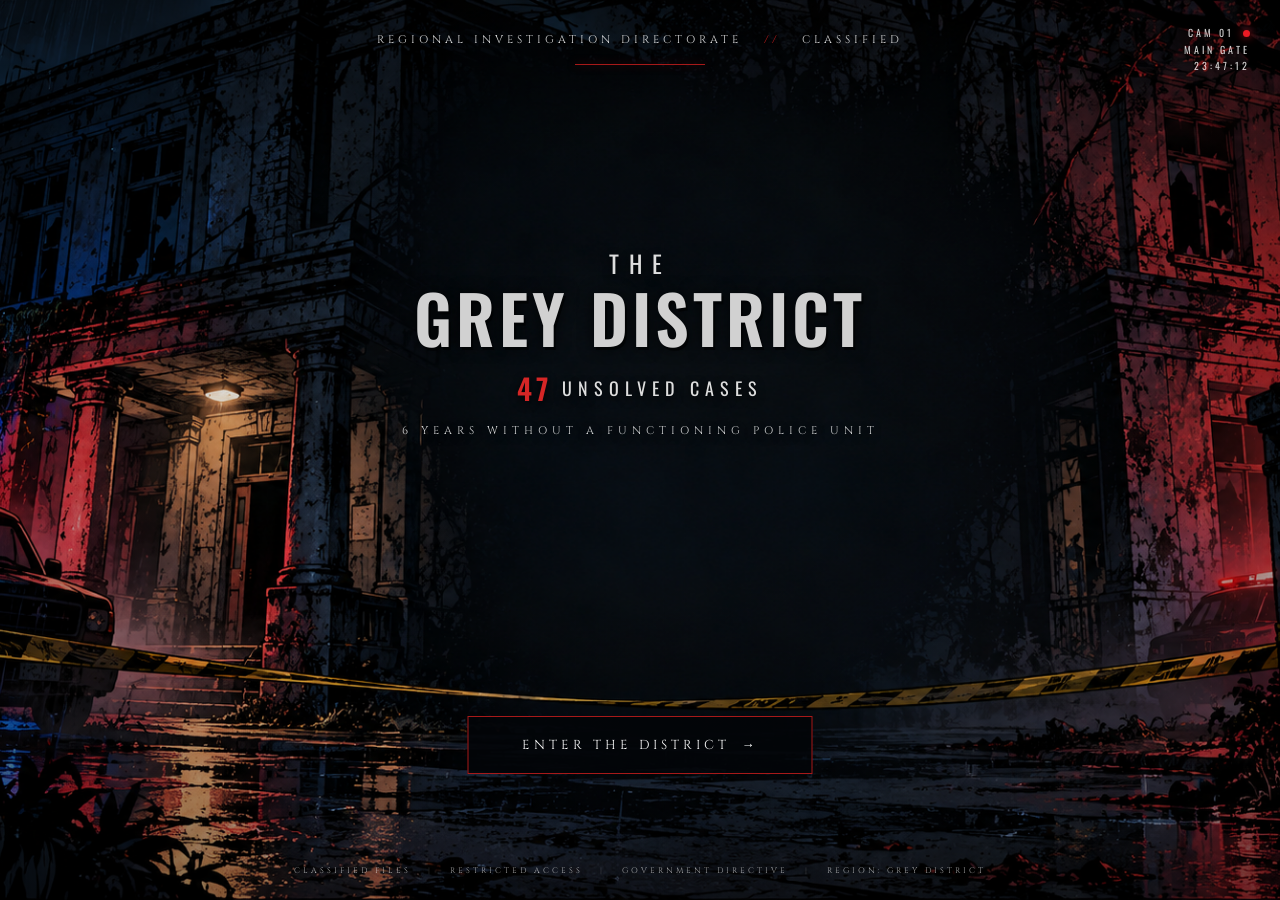
<file: index.html>
<!DOCTYPE html>
<html lang="en">

<head>

    <meta charset="UTF-8">

    <meta name="viewport"
          content="width=device-width, initial-scale=1.0">

    <title>The Grey District</title>


    <!-- =========================
         FONTS
    ========================== -->

    <link rel="preconnect"
          href="https://fonts.googleapis.com">

    <link rel="preconnect"
          href="https://fonts.gstatic.com"
          crossorigin>

    <link
        href="https://fonts.googleapis.com/css2?family=Cinzel:wght@400;500;600;700&family=Oswald:wght@300;400;500;600;700&display=swap"
        rel="stylesheet">


    <!-- =========================
         CSS
    ========================== -->

    <link rel="stylesheet" href="homepagee/style.css">

</head>


<body>


    <!-- =========================
         HOMEPAGE
    ========================== -->

    <main class="homepage">


        <!-- BACKGROUND -->

        <div class="background"></div>

        <div class="dark-overlay"></div>


        <!-- =========================
             TOP HEADER
        ========================== -->

        <div class="top-header">

            <span>
                REGIONAL INVESTIGATION DIRECTORATE
            </span>

            <span class="red-slashes">
                //
            </span>

            <span>
                CLASSIFIED
            </span>

        </div>


        <!-- RED LINE -->

        <div class="top-red-line"></div>


        <!-- =========================
             CAMERA INFORMATION
        ========================== -->

        <div class="camera-info">

            <div>
                CAM 01
                <span class="record-dot"></span>
            </div>

            <div>
                MAIN GATE
            </div>

            <div id="cameraTime">
                23:47:12
            </div>

        </div>


        <!-- =========================
             SIREN AUDIO
        ========================== -->
<audio id="sirenSound" loop preload="auto">
    <source src="homepagee/siren.mp3" type="audio/mpeg">
</audio>
        <!-- =========================
             MAIN TITLE
        ========================== -->

        <section class="title-section">


            <!-- THE -->

            <div class="the-text">
                THE
            </div>


            <!-- GREY DISTRICT -->

            <h1>
                GREY DISTRICT
            </h1>


            <!-- CASE COUNT -->

            <div class="cases">

                <span class="case-number">
                    47
                </span>

                <span>
                    UNSOLVED CASES
                </span>

            </div>


            <!-- SUBTITLE -->

            <div class="subtitle">

                6 YEARS WITHOUT A
                FUNCTIONING POLICE UNIT

            </div>


        </section>


        <!-- =========================
             ENTER BUTTON
        ========================== -->

      <a href="character/character.html"
   id="enterButton"
   class="enter-button">
    <span>ENTER THE DISTRICT</span>
    <span>→</span>
</a>

        <!-- =========================
             BOTTOM INFORMATION
        ========================== -->

        <div class="bottom-info">

            <span>
                CLASSIFIED FILES
            </span>

            <span class="separator">
                |
            </span>

            <span>
                RESTRICTED ACCESS
            </span>

            <span class="separator">
                |
            </span>

            <span>
                GOVERNMENT DIRECTIVE
            </span>

            <span class="separator">
                |
            </span>

            <span>
                REGION: GREY DISTRICT
            </span>

        </div>


    </main>



    <!-- =========================
         HOMEPAGE JAVASCRIPT
    ========================== -->

    <script>

        const enterButton =
            document.getElementById("enterButton");

        const siren =
            document.getElementById("sirenSound");


        enterButton.addEventListener("click", function(event) {

            event.preventDefault();


            /* =========================
               PLAY SIREN
            ========================== */

            siren.volume = 1.0;

            siren.currentTime = 0;


            const playPromise = siren.play();


            if (playPromise !== undefined) {

                playPromise
                    .then(function() {

                        /*
                         * Siren plays for 1.2 seconds.
                         */

                        setTimeout(function() {

                            siren.pause();

                            siren.currentTime = 0;


                            /*
                             * Go to Character Page
                             */

                            window.location.href =
                                "character/character.html";

                        }, 1200);

                    })

                    .catch(function(error) {

                        console.log(
                            "Siren could not play:",
                            error
                        );


                        /*
                         * Even if audio fails,
                         * still open Character page.
                         */

                        window.location.href =
                            "character/character.html";

                    });

            }

        });

    </script>


</body>

</html>
</file>
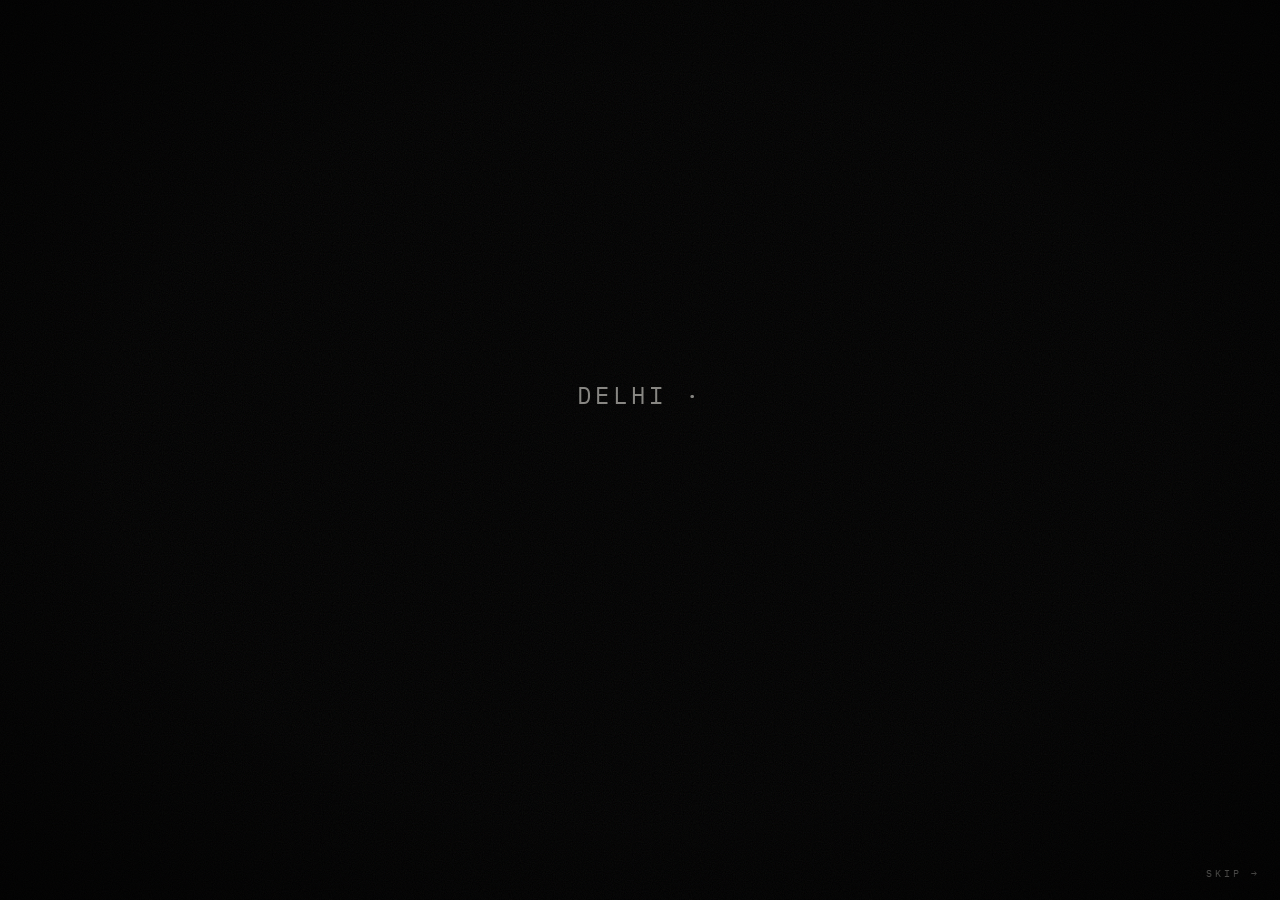
<file: case-001/case.html>
<!DOCTYPE html>
<html lang="en">

<head>

    <meta charset="UTF-8">

    <meta
        name="viewport"
        content="width=device-width, initial-scale=1.0"
    >

    <title>The Grey District — Case File: Shivvya</title>

    <link rel="preconnect" href="https://fonts.googleapis.com">
    <link rel="preconnect" href="https://fonts.gstatic.com" crossorigin>
    <link
        href="https://fonts.googleapis.com/css2?family=Bebas+Neue&family=IBM+Plex+Mono:wght@400;600&family=Inter:wght@400;500;700&display=swap"
        rel="stylesheet"
    >

    <link
        rel="stylesheet"
        href="./case.css?v=4"
    >

</head>


<body>


    <!-- =========================================
         SCENE: OPENING (timestamp + one line)
    ========================================== -->

    <section id="openingScreen" class="screen opening-screen">

        <p id="openingTime" class="opening-time"></p>

        <p id="openingLine" class="opening-line"></p>

        <button id="skipOpening" class="skip-button" type="button">
            SKIP →
        </button>

    </section>


    <!-- =========================================
         SCENE: CASE SUBJECT CARD (Act 1)
    ========================================== -->

    <section id="subjectScreen" class="screen subject-screen">

        <div class="subject-card">

            <div class="subject-tab">CASE FILE: SHIVVYA</div>

            <div class="subject-photo">
                <span class="paper-clip"></span>
                <img
                    src="../assets/characters/shivvya/id-photo.png"
                    alt="Shivvya Nair, ID photo"
                >
            </div>

            <dl class="subject-data">
                <dt>CASE SUBJECT</dt>
                <dd>SHIVVYA NAIR</dd>

                <dt>AGE / ROLE</dt>
                <dd>26 | Investigative Journalist</dd>

                <dt>STATUS</dt>
                <dd class="status-missing">MISSING</dd>

                <dt>LAST KNOWN LOC.</dt>
                <dd>Sector 14, Delhi</dd>

                <dt>LAST CONTACT</dt>
                <dd>22:32, FRI 23 OCT</dd>
            </dl>

        </div>

        <button id="subjectContinue" class="continue-button" type="button">
            CONTINUE <strong>→</strong>
        </button>

    </section>


    <!-- =========================================
         SCENE: NARRATION (one line per tap)
    ========================================== -->

    <section id="narrationScreen" class="screen narration-screen">

        <img id="narrationImage" class="narration-photo" alt="">

        <div class="narration-box">
            <p id="narrationText" class="narration-text"></p>
            <span class="tap-hint">TAP TO CONTINUE</span>
        </div>

    </section>


    <!-- =========================================
         SCENE: DIALOGUE
    ========================================== -->

    <section id="dialogueScreen" class="screen dialogue-screen">

        <img id="dialogueImage" class="dialogue-image" alt="">

        <div class="dialogue-box">
            <p id="dialogueSpeaker" class="dialogue-speaker"></p>
            <p id="dialogueText" class="dialogue-text"></p>
            <span class="tap-hint">TAP TO CONTINUE</span>
        </div>

    </section>


    <!-- =========================================
         SCENE: STAMP (person of interest, closed, solved)
    ========================================== -->

    <section id="stampScreen" class="screen stamp-screen">

        <div class="poi-file">
            <img id="stampImage" alt="">
            <div id="stampMark" class="poi-stamp">
                <span id="stampKicker"></span>
                <strong id="stampTitle"></strong>
            </div>
        </div>

        <span class="tap-hint">TAP TO CONTINUE</span>

    </section>


    <!-- =========================================
         SCENE: REVEAL (important discovery)
    ========================================== -->

    <section id="revealScreen" class="screen reveal-screen">

        <img id="revealImage" class="reveal-image" alt="" hidden>

        <div id="revealBox" class="reveal-box">
            <p id="revealKicker" class="reveal-kicker"></p>
            <h1 id="revealTitle" class="reveal-title"></h1>
            <p id="revealSub" class="reveal-sub"></p>
        </div>

        <span class="tap-hint">TAP TO CONTINUE</span>

    </section>


    <!-- =========================================
         SCENE: PINNED NOTES
    ========================================== -->

    <section id="notesScreen" class="screen notes-screen">

        <p class="reveal-kicker">SHIVVYA'S NOTES · RECOVERED</p>

        <div id="notesBoard" class="notes-board"></div>

        <span class="tap-hint">TAP TO CONTINUE</span>

    </section>


    <!-- =========================================
         ACT COMPLETE
    ========================================== -->

    <section id="completeScreen" class="screen complete-screen">

        <p id="completeKicker" class="complete-kicker"></p>

        <h1 id="completeTitle"></h1>

        <p id="completeStatus" class="complete-status"></p>

        <p id="completeUnlock" class="complete-unlock"></p>

        <button id="completeContinue" class="continue-button" type="button"></button>

    </section>


    <!-- =========================================
         INVESTIGATION HUB
    ========================================== -->

    <section id="hubScreen" class="screen hub-screen">

        <img class="hub-background" src="../assets/backgrounds/hub.png" alt="">

        <header class="hub-header">

            <div class="hub-title">
                <span>CASE FILE: SHIVVYA</span>
                <strong id="hubAct"></strong>
            </div>

            <div class="hub-actions">
                <button id="verdictButton" class="verdict-button" type="button" hidden>
                    FINAL VERDICT
                </button>

                <button id="clueButton" class="clue-button" type="button">
                    CLUE
                    <span id="clueCount" class="clue-count">3</span>
                </button>
            </div>

        </header>


        <nav class="hub-tabs" role="tablist">

            <button class="hub-tab is-active" data-tab="evidence" type="button" role="tab">EVIDENCE</button>
            <button class="hub-tab" data-tab="team" type="button" role="tab">TEAM</button>
            <button class="hub-tab" data-tab="locations" type="button" role="tab">LOCATIONS</button>
            <button class="hub-tab" data-tab="board" type="button" role="tab">CASE BOARD</button>

        </nav>


        <div class="objective-panel">
            <span>CURRENT OBJECTIVE</span>
            <p id="objectiveText"></p>
            <small id="objectiveStep"></small>
            <p id="caseStatus" class="case-status"></p>
        </div>

        <div id="hubBanner"></div>

        <main id="tabPanel" class="tab-panel"></main>

    </section>


    <!-- =========================================
         INTERROGATION
    ========================================== -->

    <section id="interrogationScreen" class="screen interrogation-screen">

        <img id="interroImage" class="interro-image" alt="">

        <header class="interro-header">
            <div>
                <span class="reveal-kicker">INTERROGATION</span>
                <strong id="interroName"></strong>
            </div>
            <div class="interro-meters">
                <span class="meter-label">COMPOSURE</span>
                <div id="interroComposure" class="composure"></div>
                <span id="interroStrikes" class="meter-label"></span>
            </div>
            <button id="interroLeave" class="small-button" type="button">LEAVE</button>
        </header>

        <div id="interroPanel" class="interro-panel"></div>

    </section>


    <!-- =========================================
         SURVEILLANCE (stakeout)
    ========================================== -->

    <section id="surveillanceScreen" class="screen surveillance-screen">

        <div class="surv-view">
            <img id="survView" class="surv-base" alt="">
            <img id="survFrame" class="surv-frame" alt="">
            <div class="surv-overlay">
                <span class="surv-rec">● REC</span>
                <span class="surv-cam">LONG LENS · NORTHGATE · PLOT 7</span>
            </div>
        </div>

        <div class="surv-controls">
            <p id="survStatus" class="surv-status"></p>
            <div id="survStrip" class="surv-strip"></div>
            <div class="surv-buttons">
                <button id="survCapture" class="capture-button" type="button">CAPTURE</button>
                <button id="survLeave" class="small-button" type="button">LEAVE</button>
            </div>
        </div>

    </section>


    <!-- =========================================
         FINAL VERDICT
    ========================================== -->

    <section id="verdictScreen" class="screen verdict-screen">

        <div id="verdictCard" class="verdict-card">

            <div class="verdict-head">
                <span class="reveal-kicker">FINAL VERDICT</span>
                <span id="verdictProgress" class="meter-label"></span>
            </div>

            <h1 id="verdictQuestion" class="verdict-question"></h1>

            <div id="verdictOptions" class="verdict-options"></div>

            <p class="meter-label">SUPPORT YOUR ANSWER: SELECT THE EVIDENCE</p>

            <div id="verdictSupport" class="verdict-support"></div>

            <p id="verdictMessage" class="verdict-message"></p>

            <div class="verdict-buttons">
                <button id="verdictSubmit" class="continue-button" type="button">SUBMIT <strong>→</strong></button>
                <button id="verdictBack" class="small-button" type="button">BACK TO CASE FILE</button>
            </div>

        </div>

    </section>


    <!-- =========================================
         ENDING
    ========================================== -->

    <section id="endingScreen" class="screen ending-screen">

        <div id="endingLines" class="ending-lines"></div>

        <div id="endingStatus" class="ending-status"></div>

        <div id="endingFinal" class="ending-final">
            <p class="ending-closed">CASE CLOSED</p>
            <p class="ending-question">Or is it?</p>
            <div class="ending-buttons">
                <a class="continue-button" href="../index.html">RETURN TO THE DISTRICT <strong>→</strong></a>
                <a class="small-button" href="case.html?restart">PLAY AGAIN</a>
            </div>
        </div>

    </section>


    <!-- =========================================
         MODAL · TOAST · FLASH
    ========================================== -->

    <div id="modal" class="modal" hidden>
        <div class="modal-card" role="dialog" aria-modal="true">
            <button id="modalClose" class="modal-close" type="button" aria-label="Close">×</button>
            <div id="modalBody" class="modal-body"></div>
        </div>
    </div>

    <div id="toast" class="toast" aria-live="polite"></div>

    <div id="flash" class="flash"></div>


    <!-- =========================================
         AUDIO
    ========================================== -->

    <audio id="gameMusic" src="../background-music.mp3" loop preload="auto"></audio>
    <audio id="selectSound" src="../select-click.mp3" preload="auto"></audio>


    <script src="acts.js?v=2"></script>
    <script src="engine.js?v=2"></script>

</body>

</html>
</file>
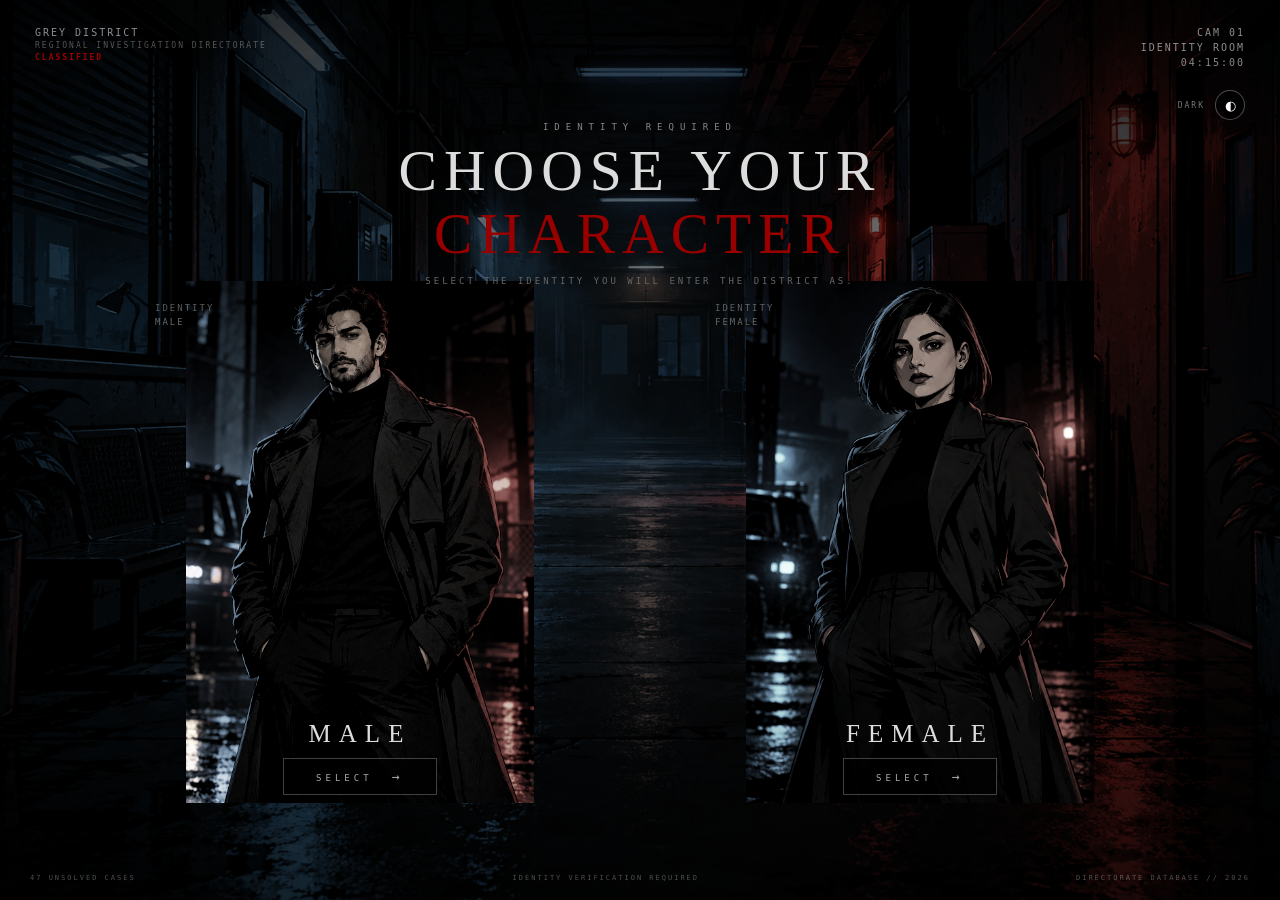
<file: character/character.html>
<!DOCTYPE html>
<html lang="en">

<head>
    <meta charset="UTF-8">
    <meta name="viewport" content="width=device-width, initial-scale=1.0">

    <title>The Grey District — Choose Character</title>

    <link rel="stylesheet" href="character.css">
</head>

<body>

    <!-- Background -->
    <div class="background"></div>

    <!-- Dark overlay -->
    <div class="overlay"></div>

    <!-- Vignette -->
    <div class="vignette"></div>


    <!-- TOP HEADER -->
    <header class="top-header">

        <div class="agency">
            GREY DISTRICT

            <span>
                REGIONAL INVESTIGATION DIRECTORATE
            </span>

            <strong>
                CLASSIFIED
            </strong>
        </div>


        <div class="camera">
            CAM 01<br>
            IDENTITY ROOM<br>

            <span id="clock">
                23:47:12
            </span>
        </div>

    </header>


    <!-- DARK / DARKER BUTTON -->
    <div class="mode-control">

        <span id="modeLabel">
            DARK
        </span>

        <button id="modeButton">
            ◐
        </button>

    </div>


    <!-- MAIN CONTENT -->
    <main class="identity-screen">

        <!-- HEADING -->
        <div class="heading">

            <p class="classified-title">
                IDENTITY REQUIRED
            </p>

            <h1>
                CHOOSE YOUR
                <span>CHARACTER</span>
            </h1>

            <p class="instruction">
                SELECT THE IDENTITY YOU WILL ENTER THE DISTRICT AS.
            </p>

        </div>


        <!-- CHARACTERS -->
        <section class="characters">

            <!-- MALE -->
            <div class="character-wrapper" id="maleWrapper">

                <div class="subject-code">
                    IDENTITY<br>
                    <span>MALE</span>
                </div>

                <div class="character">

                    <img
                        src="male-neutral.png"
                        alt="Male Character"
                    >

                </div>

                <div class="character-name">

                    <h2>MALE</h2>

                    <button class="select-button">
                        SELECT
                        <span>→</span>
                    </button>

                </div>

            </div>


            <!-- FEMALE -->
            <div class="character-wrapper" id="femaleWrapper">

                <div class="subject-code">
                    IDENTITY<br>
                    <span>FEMALE</span>
                </div>

                <div class="character">

                    <img
                        src="female-neutral.png"
                        alt="Female Character"
                    >

                </div>

                <div class="character-name">

                    <h2>FEMALE</h2>

                    <button class="select-button">
                        SELECT
                        <span>→</span>
                    </button>

                </div>

            </div>

        </section>

    </main>


    <!-- BOTTOM INFORMATION -->
    <div class="bottom-bar">

        <span>
            47 UNSOLVED CASES
        </span>

        <span>
            IDENTITY VERIFICATION REQUIRED
        </span>

        <span>
            DIRECTORATE DATABASE // 2026
        </span>

    </div>


    <!-- IDENTITY CONFIRMATION -->

    <div
        class="identity-card-overlay"
        id="confirmation"
    >

        <div class="identity-card">

            <!-- CLOSE BUTTON -->
            <button
                type="button"
                class="close-identity"
                id="closeIdentity"
                aria-label="Change character"
            >
                ×
            </button>


            <!-- CARD HEADER -->

            <div class="card-header">

                <div class="card-agency">

                    <span>
                        GREY DISTRICT
                    </span>

                    <small>
                        REGIONAL INVESTIGATION DIRECTORATE
                    </small>

                </div>
</div>
    

            <!-- RED LINE -->

            <div class="card-line"></div>


            <!-- CARD CONTENT -->

            <div class="card-content">

                <!-- CHARACTER PHOTO -->

                <div class="card-photo">

                    <img
                        id="cardCharacterImage"
                        src="male-neutral.png"
                        alt="Selected Character"
                    >

                </div>


                <!-- IDENTITY DETAILS -->

                <div class="card-details">

                    <p class="card-label">
                        IDENTITY RECORD
                    </p>

                    <h2 id="selectedIdentity">
                        MALE
                    </h2>


                    <div class="card-status">

                        <span class="status-dot"></span>

                        IDENTITY PENDING

                    </div>


                    <!-- NAME -->

                    <label
                        for="playerName"
                        class="name-label"
                    >
                        ENTER YOUR NAME
                    </label>


                    <input
                        type="text"
                        id="playerName"
                        placeholder="YOUR NAME"
                        maxlength="20"
                        autocomplete="off"
                    >


                    <!-- ERROR -->

                    <p
                        id="nameError"
                        class="name-error"
                    >
                        NAME REQUIRED
                    </p>


                    <!-- CONFIRM -->

                    <button
                        id="confirmIdentity"
                        class="confirm-button"
                        type="button"
                    >
                        CONFIRM IDENTITY
                        <span>→</span>
                    </button>

                </div>

            </div>


            <!-- CARD FOOTER -->

            <div class="card-footer">

                <span>
                    SUBJECT VERIFICATION
                </span>

                <span id="subjectNumber">
                    SUBJECT 01
                </span>

                <span>
                    GREY DISTRICT // 2026
                </span>

            </div>

        </div>

    </div>


    <!-- GAME AUDIO -->

    <audio
        id="gameMusic"
        src="../background-music.mp3"
        loop
        preload="auto"
    ></audio>

    <audio
        id="selectSound"
        src="../select-click.mp3"
        preload="auto"
    ></audio>


    <script src="character.js"></script>

</body>

</html>
</file>
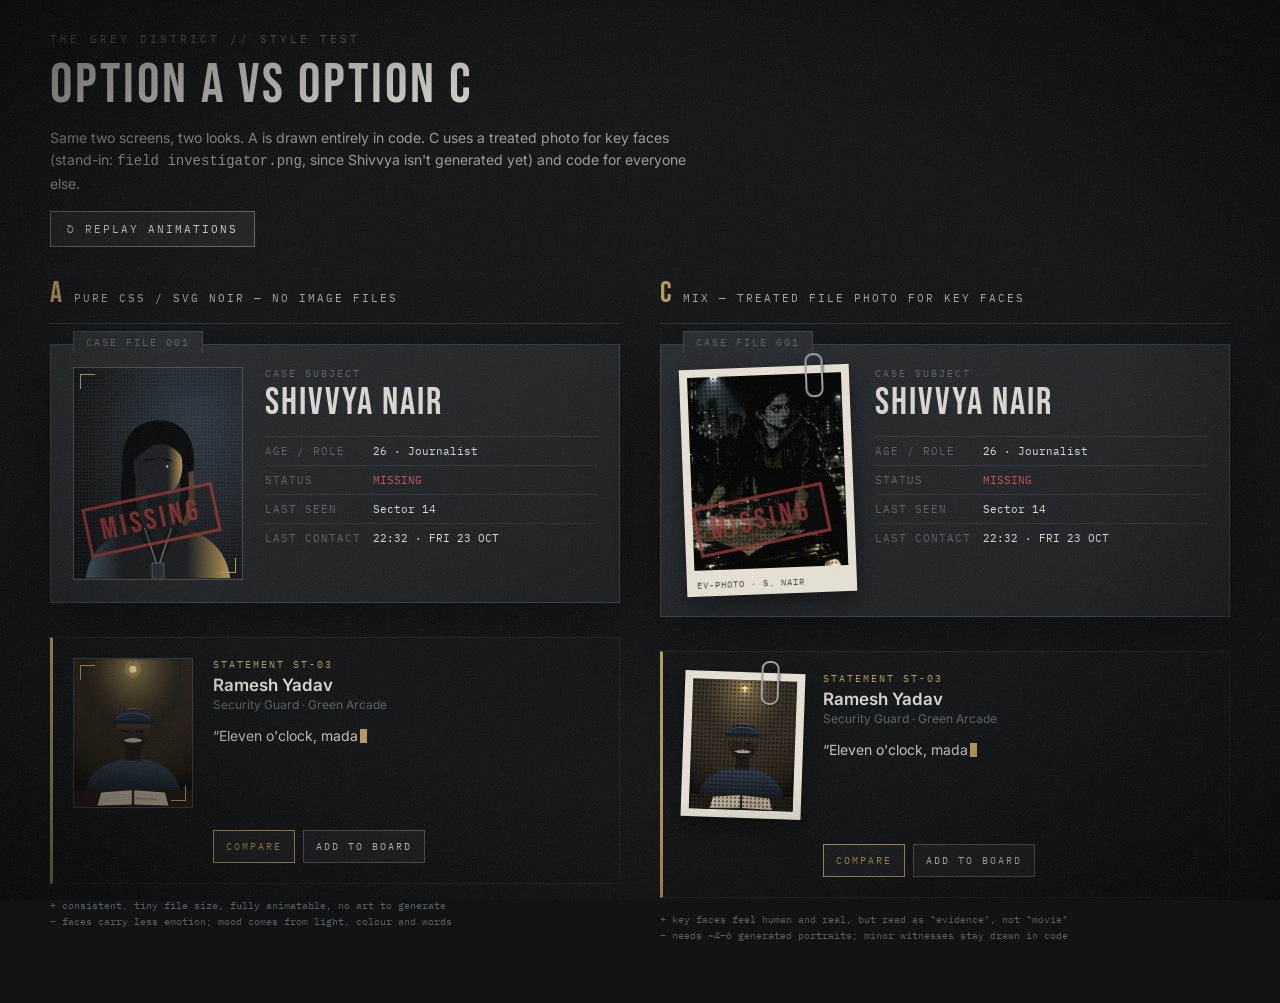
<file: design/style-demo.html>
<!DOCTYPE html>
<html lang="en">
<head>
<meta charset="UTF-8">
<meta name="viewport" content="width=device-width, initial-scale=1.0">
<title>Style Demo</title>
<link rel="preconnect" href="https://fonts.googleapis.com">
<link rel="preconnect" href="https://fonts.gstatic.com" crossorigin>
<link href="https://fonts.googleapis.com/css2?family=Bebas+Neue&family=IBM+Plex+Mono:wght@400;500&family=Inter:wght@400;500;600&display=swap" rel="stylesheet">

<style>
:root {
    --charcoal: #111315;
    --gunmetal: #252A2E;
    --steel: #596168;
    --offwhite: #D9D7D0;
    --red: #8E3030;
    --amber: #B89A57;
    --blue: #536B78;
    --paper: #E6E1D4;
}

* { box-sizing: border-box; margin: 0; padding: 0; }

body {
    background: var(--charcoal);
    color: var(--offwhite);
    font-family: "Inter", sans-serif;
    min-height: 100vh;
    padding: 32px 16px 60px;
}

/* film grain + vignette over everything */
body::before {
    content: "";
    position: fixed;
    inset: 0;
    pointer-events: none;
    z-index: 50;
    opacity: 0.09;
    background-image: url("data:image/svg+xml;utf8,<svg xmlns='http://www.w3.org/2000/svg' width='180' height='180'><filter id='n'><feTurbulence type='fractalNoise' baseFrequency='.85' numOctaves='2' stitchTiles='stitch'/></filter><rect width='100%' height='100%' filter='url(%23n)'/></svg>");
    animation: grain 0.6s steps(3) infinite;
}

body::after {
    content: "";
    position: fixed;
    inset: 0;
    pointer-events: none;
    z-index: 49;
    background: radial-gradient(ellipse at center, transparent 55%, rgba(0,0,0,0.65) 100%);
}

@keyframes grain {
    0%   { transform: translate(0, 0); }
    33%  { transform: translate(-6px, 4px); }
    66%  { transform: translate(5px, -3px); }
}

.page-head {
    max-width: 1180px;
    margin: 0 auto 28px;
}

.page-head .mono {
    font-family: "IBM Plex Mono", monospace;
    font-size: 11px;
    letter-spacing: 3px;
    color: var(--steel);
}

.page-head h1 {
    font-family: "Bebas Neue", sans-serif;
    font-weight: 400;
    font-size: clamp(34px, 6vw, 56px);
    letter-spacing: 3px;
    margin-top: 6px;
}

.page-head p {
    margin-top: 8px;
    max-width: 640px;
    font-size: 14px;
    line-height: 1.6;
    color: rgba(217,215,208,0.7);
}

.replay {
    margin-top: 16px;
    font-family: "IBM Plex Mono", monospace;
    font-size: 11px;
    letter-spacing: 2px;
    color: var(--offwhite);
    background: rgba(255,255,255,0.06);
    border: 1px solid rgba(255,255,255,0.3);
    padding: 10px 16px;
    cursor: pointer;
}

.replay:hover { background: rgba(255,255,255,0.14); }

/* ===== Two columns ===== */

.compare {
    max-width: 1180px;
    margin: 0 auto;
    display: grid;
    grid-template-columns: 1fr;
    gap: 48px;
}

@media (min-width: 960px) {
    .compare { grid-template-columns: 1fr 1fr; gap: 40px; }
}

.option-label {
    display: flex;
    align-items: baseline;
    gap: 12px;
    padding-bottom: 12px;
    margin-bottom: 20px;
    border-bottom: 1px solid rgba(255,255,255,0.12);
}

.option-label b {
    font-family: "Bebas Neue", sans-serif;
    font-weight: 400;
    font-size: 30px;
    color: var(--amber);
}

.option-label span {
    font-family: "IBM Plex Mono", monospace;
    font-size: 11px;
    letter-spacing: 2px;
    color: rgba(217,215,208,0.75);
}

/* ===== Case subject card ===== */

.subject-card {
    position: relative;
    display: grid;
    grid-template-columns: 170px 1fr;
    gap: 22px;
    padding: 22px;
    background: linear-gradient(160deg, var(--gunmetal), #1a1d20);
    border: 1px solid rgba(255,255,255,0.1);
    box-shadow: 0 24px 60px rgba(0,0,0,0.5);
    animation: fileIn 0.7s cubic-bezier(.2,.8,.2,1) both;
}

@keyframes fileIn {
    from { opacity: 0; transform: translateY(24px); }
    to   { opacity: 1; transform: none; }
}

.subject-card .tab {
    position: absolute;
    top: -14px;
    left: 22px;
    padding: 4px 12px;
    background: var(--gunmetal);
    border: 1px solid rgba(255,255,255,0.1);
    border-bottom: none;
    font-family: "IBM Plex Mono", monospace;
    font-size: 10px;
    letter-spacing: 2px;
    color: var(--steel);
}

.portrait {
    position: relative;
    width: 100%;
    aspect-ratio: 4 / 5;
    overflow: hidden;
}

.portrait svg {
    display: block;
    width: 100%;
    height: 100%;
}

/* A: outlined frame with corner ticks */
.frame-a {
    border: 1px solid rgba(255,255,255,0.18);
}

.frame-a::before,
.frame-a::after {
    content: "";
    position: absolute;
    width: 14px;
    height: 14px;
    border-color: var(--amber);
    border-style: solid;
    z-index: 2;
}

.frame-a::before { top: 6px; left: 6px; border-width: 1px 0 0 1px; }
.frame-a::after  { bottom: 6px; right: 6px; border-width: 0 1px 1px 0; }

/* C: printed photo, paper-clipped, slightly tilted */
.print {
    padding: 8px 8px 26px;
    background: var(--paper);
    transform: rotate(-2.2deg);
    box-shadow: 0 10px 24px rgba(0,0,0,0.55);
    position: relative;
    align-self: start;
}

.print .photo {
    position: relative;
    aspect-ratio: 4 / 5;
    overflow: hidden;
    background: #222;
}

.print img {
    width: 100%;
    height: 100%;
    object-fit: cover;
    object-position: 50% 25%;
    filter: grayscale(1) contrast(1.45) brightness(0.88);
    display: block;
}

/* duotone wash */
.print .tint {
    position: absolute;
    inset: 0;
    background: linear-gradient(180deg, var(--blue), var(--amber));
    mix-blend-mode: color;
    opacity: 0.5;
}

/* halftone dots */
.print .halftone {
    position: absolute;
    inset: 0;
    background: radial-gradient(circle, rgba(0,0,0,0.5) 0.8px, transparent 1.3px) 0 0 / 4px 4px;
    mix-blend-mode: multiply;
}

.print .caption {
    position: absolute;
    left: 10px;
    bottom: 6px;
    font-family: "IBM Plex Mono", monospace;
    font-size: 9px;
    letter-spacing: 1px;
    color: #4a4740;
}

/* paper-clip */
.print::before {
    content: "";
    position: absolute;
    top: -12px;
    right: 26px;
    width: 14px;
    height: 40px;
    border: 2px solid #9aa0a4;
    border-radius: 8px;
    z-index: 3;
    box-shadow: 1px 1px 2px rgba(0,0,0,0.5);
}

.subject-info .label {
    font-family: "IBM Plex Mono", monospace;
    font-size: 10px;
    letter-spacing: 2px;
    color: var(--steel);
}

.subject-info h2 {
    font-family: "Bebas Neue", sans-serif;
    font-weight: 400;
    font-size: 38px;
    letter-spacing: 2px;
    line-height: 1;
    margin: 4px 0 14px;
}

.data-row {
    display: grid;
    grid-template-columns: 100px 1fr;
    gap: 8px;
    padding: 7px 0;
    border-top: 1px solid rgba(255,255,255,0.07);
    font-family: "IBM Plex Mono", monospace;
    font-size: 11px;
}

.data-row dt { color: var(--steel); letter-spacing: 1px; }
.data-row dd { color: var(--offwhite); }
.data-row dd.warn { color: #c25454; }

/* stamp */
/* sits across the bottom of the portrait, clear of the data rows */
.stamp {
    position: absolute;
    left: 34px;
    top: 150px;
    z-index: 4;
    padding: 4px 12px;
    border: 3px solid var(--red);
    color: var(--red);
    font-family: "Bebas Neue", sans-serif;
    font-size: 30px;
    letter-spacing: 4px;
    transform: rotate(-12deg);
    opacity: 0.85;
    background: rgba(17,19,21,0.35);
    animation: stamp 0.35s cubic-bezier(.3,1.6,.5,1) 0.9s both;
}

@keyframes stamp {
    from { opacity: 0; transform: rotate(-12deg) scale(2.4); }
    to   { opacity: 0.85; transform: rotate(-12deg) scale(1); }
}

/* ===== Statement card ===== */

.statement {
    margin-top: 34px;
    display: grid;
    grid-template-columns: 120px 1fr;
    gap: 20px;
    padding: 20px;
    background: rgba(17,19,21,0.85);
    border-left: 3px solid var(--amber);
    border-top: 1px solid rgba(255,255,255,0.06);
    border-right: 1px solid rgba(255,255,255,0.06);
    border-bottom: 1px solid rgba(255,255,255,0.06);
    animation: fileIn 0.7s cubic-bezier(.2,.8,.2,1) 0.3s both;
}

.statement .print { transform: rotate(2deg); padding-bottom: 8px; }

.statement .id {
    font-family: "IBM Plex Mono", monospace;
    font-size: 10px;
    letter-spacing: 2px;
    color: var(--amber);
}

.statement h3 {
    font-family: "Inter", sans-serif;
    font-size: 17px;
    font-weight: 600;
    margin-top: 4px;
}

.statement .role {
    font-size: 12px;
    color: var(--steel);
    margin-top: 2px;
}

.quote {
    margin-top: 12px;
    min-height: 92px;
    font-size: 14px;
    line-height: 1.65;
    color: rgba(217,215,208,0.9);
}

.quote .cursor {
    display: inline-block;
    width: 7px;
    height: 14px;
    margin-left: 2px;
    background: var(--amber);
    vertical-align: -2px;
    animation: blink 0.8s steps(1) infinite;
}

@keyframes blink { 50% { opacity: 0; } }

.actions {
    display: flex;
    flex-wrap: wrap;
    gap: 8px;
    margin-top: 14px;
}

.actions button {
    font-family: "IBM Plex Mono", monospace;
    font-size: 10px;
    letter-spacing: 2px;
    color: var(--offwhite);
    background: rgba(255,255,255,0.05);
    border: 1px solid rgba(255,255,255,0.25);
    padding: 9px 12px;
    cursor: pointer;
}

.actions button.primary { border-color: var(--amber); color: var(--amber); }
.actions button:hover { background: rgba(255,255,255,0.12); }

.note {
    margin-top: 14px;
    font-family: "IBM Plex Mono", monospace;
    font-size: 10px;
    line-height: 1.6;
    color: var(--steel);
}

/* ===== Phone ===== */
@media (max-width: 520px) {
    .subject-card { grid-template-columns: 1fr; }
    .subject-card .portrait-wrap { max-width: 190px; }
    .statement { grid-template-columns: 84px 1fr; gap: 14px; padding: 16px; }
    .subject-info h2 { font-size: 32px; }
    .data-row { grid-template-columns: 96px 1fr; font-size: 10px; }
    .stamp { font-size: 24px; left: 30px; top: 170px; }
}
</style>
</head>

<body>

<!-- Reusable SVG portraits -->
<svg width="0" height="0" style="position:absolute" aria-hidden="true">
    <defs>
        <radialGradient id="bgShivvya" cx="72%" cy="28%" r="85%">
            <stop offset="0" stop-color="#2c343b"/>
            <stop offset="1" stop-color="#0b0d0f"/>
        </radialGradient>
        <linearGradient id="rimAmber" x1="1" y1="0" x2="0" y2="0">
            <stop offset="0" stop-color="#B89A57" stop-opacity="0.95"/>
            <stop offset="0.3" stop-color="#B89A57" stop-opacity="0"/>
        </linearGradient>
        <linearGradient id="rimBlue" x1="0" y1="0" x2="1" y2="0">
            <stop offset="0" stop-color="#536B78" stop-opacity="0.7"/>
            <stop offset="0.25" stop-color="#536B78" stop-opacity="0"/>
        </linearGradient>
        <pattern id="dots" width="4" height="4" patternUnits="userSpaceOnUse">
            <circle cx="2" cy="2" r="0.8" fill="#536B78" opacity="0.35"/>
        </pattern>

        <radialGradient id="bulbGlow" cx="50%" cy="6%" r="90%">
            <stop offset="0" stop-color="#e9c477" stop-opacity="0.55"/>
            <stop offset="0.45" stop-color="#5a4320" stop-opacity="0.25"/>
            <stop offset="1" stop-color="#0b0a09" stop-opacity="1"/>
        </radialGradient>
        <linearGradient id="faceTop" x1="0" y1="0" x2="0" y2="1">
            <stop offset="0" stop-color="#6e5636"/>
            <stop offset="0.55" stop-color="#2a2118"/>
            <stop offset="1" stop-color="#121010"/>
        </linearGradient>
        <linearGradient id="shoulderTop" x1="0" y1="0" x2="0" y2="1">
            <stop offset="0" stop-color="#2d3a4a"/>
            <stop offset="1" stop-color="#10151b"/>
        </linearGradient>

        <!-- Shivvya: silhouette, amber rim light -->
        <symbol id="shivvya" viewBox="0 0 200 250">
            <rect width="200" height="250" fill="url(#bgShivvya)"/>
            <rect width="200" height="250" fill="url(#dots)"/>
            <!-- shoulders / jacket -->
            <path d="M14 250 C20 204 58 188 100 185 C142 188 180 204 186 250 Z" fill="#171a1d"/>
            <path d="M14 250 C20 204 58 188 100 185 C142 188 180 204 186 250 Z" fill="url(#rimAmber)"/>
            <path d="M14 250 C20 204 58 188 100 185 C142 188 180 204 186 250 Z" fill="url(#rimBlue)"/>
            <path d="M74 192 L100 236 L126 192 L114 188 L100 214 L86 188 Z" fill="#0e1012"/>
            <!-- hair, behind the head -->
            <path d="M58 120 C54 78 78 62 101 62 C126 62 148 80 142 122 C146 150 144 174 134 188 L118 186 C126 168 128 150 126 132 L74 132 C72 152 74 170 82 186 L64 188 C56 172 54 148 58 120 Z" fill="#08090a"/>
            <path d="M142 122 C146 150 144 174 134 188 L128 186 C136 170 138 148 136 124 Z" fill="#B89A57" opacity="0.4"/>
            <!-- neck -->
            <path d="M89 146 L111 146 L113 190 L87 190 Z" fill="#121416"/>
            <!-- head -->
            <ellipse cx="100" cy="116" rx="29" ry="38" fill="#1a1d20"/>
            <ellipse cx="100" cy="116" rx="29" ry="38" fill="url(#rimAmber)"/>
            <!-- side-swept fringe -->
            <path d="M71 110 C73 82 92 72 108 74 C124 76 132 90 130 108 C120 92 106 88 96 92 C86 96 78 102 71 110 Z" fill="#08090a"/>
            <!-- brows + eye glint -->
            <path d="M84 110 L95 108 M105 108 L116 110" stroke="#08090a" stroke-width="2" stroke-linecap="round"/>
            <circle cx="111" cy="117" r="1.4" fill="#D9D7D0" opacity="0.8"/>
            <!-- lanyard -->
            <path d="M84 190 L100 238 L116 190" fill="none" stroke="#596168" stroke-width="2"/>
            <rect x="93" y="232" width="14" height="18" fill="#252A2E" stroke="#596168" stroke-width="1"/>
        </symbol>

        <!-- Ramesh: under a single bulb, cap, moustache, register -->
        <symbol id="ramesh" viewBox="0 0 200 250">
            <rect width="200" height="250" fill="url(#bulbGlow)"/>
            <line x1="100" y1="0" x2="100" y2="12" stroke="#3a3328" stroke-width="1.5"/>
            <circle cx="100" cy="17" r="6" fill="#f3d48c"/>
            <circle cx="100" cy="17" r="14" fill="#f3d48c" opacity="0.18"/>
            <!-- shoulders -->
            <path d="M18 230 C24 186 60 170 100 168 C140 170 176 186 182 230 Z" fill="url(#shoulderTop)"/>
            <path d="M88 150 L112 150 L114 172 L86 172 Z" fill="#1a1512"/>
            <!-- head -->
            <ellipse cx="100" cy="118" rx="29" ry="36" fill="url(#faceTop)"/>
            <!-- cap -->
            <path d="M70 104 C70 78 130 78 130 104 Z" fill="#1d2735"/>
            <path d="M64 104 L136 104 L132 110 L68 110 Z" fill="#141b25"/>
            <path d="M72 100 C82 88 118 88 128 100" fill="none" stroke="#e9c477" stroke-width="1" opacity="0.45"/>
            <!-- eyes in shadow -->
            <path d="M84 122 L94 122" stroke="#0e0c0b" stroke-width="2.4" stroke-linecap="round"/>
            <path d="M106 122 L116 122" stroke="#0e0c0b" stroke-width="2.4" stroke-linecap="round"/>
            <!-- moustache -->
            <path d="M84 138 C91 132 109 132 116 138 C108 142 92 142 84 138 Z" fill="#a39d90"/>
            <!-- table + register -->
            <rect x="0" y="222" width="200" height="28" fill="#1c1610"/>
            <path d="M46 226 L98 222 L98 246 L40 248 Z" fill="#d9cfb6" opacity="0.85"/>
            <path d="M102 222 L154 226 L160 248 L102 246 Z" fill="#cfc4aa" opacity="0.85"/>
            <g stroke="#7a705c" stroke-width="0.6" opacity="0.7">
                <line x1="50" y1="231" x2="96" y2="228"/>
                <line x1="48" y1="236" x2="96" y2="233"/>
                <line x1="46" y1="241" x2="96" y2="238"/>
                <line x1="104" y1="228" x2="152" y2="231"/>
                <line x1="104" y1="233" x2="154" y2="236"/>
                <line x1="104" y1="238" x2="156" y2="241"/>
            </g>
            <line x1="104" y1="235.5" x2="140" y2="237.5" stroke="#8E3030" stroke-width="0.9"/>
        </symbol>
    </defs>
</svg>


<header class="page-head">
    <div class="mono">THE GREY DISTRICT // STYLE TEST</div>
    <h1>Option A vs Option C</h1>
    <p>Same two screens, two looks. A is drawn entirely in code. C uses a treated photo for key faces (stand-in: <code>field investigator.png</code>, since Shivvya isn't generated yet) and code for everyone else.</p>
    <button class="replay" type="button" onclick="replay()">↻ REPLAY ANIMATIONS</button>
</header>


<main class="compare" id="compare">

    <!-- ===================== OPTION A ===================== -->
    <section>
        <div class="option-label">
            <b>A</b><span>PURE CSS / SVG NOIR — NO IMAGE FILES</span>
        </div>

        <article class="subject-card">
            <div class="tab">CASE FILE 001</div>

            <div class="portrait-wrap">
                <div class="portrait frame-a">
                    <svg><use href="#shivvya"/></svg>
                </div>
            </div>

            <div class="subject-info">
                <div class="label">CASE SUBJECT</div>
                <h2>SHIVVYA NAIR</h2>
                <dl>
                    <div class="data-row"><dt>AGE / ROLE</dt><dd>26 · Journalist</dd></div>
                    <div class="data-row"><dt>STATUS</dt><dd class="warn">MISSING</dd></div>
                    <div class="data-row"><dt>LAST SEEN</dt><dd>Sector 14</dd></div>
                    <div class="data-row"><dt>LAST CONTACT</dt><dd>22:32 · FRI 23 OCT</dd></div>
                </dl>
            </div>

            <div class="stamp">MISSING</div>
        </article>

        <article class="statement">
            <div class="portrait frame-a">
                <svg><use href="#ramesh"/></svg>
            </div>
            <div>
                <div class="id">STATEMENT ST-03</div>
                <h3>Ramesh Yadav</h3>
                <div class="role">Security Guard · Green Arcade</div>
                <p class="quote" data-text="“Eleven o'clock, madam left. Alone. Walked toward the main road. Nobody with her. It's written in my book.”"></p>
                <div class="actions">
                    <button class="primary" type="button">COMPARE</button>
                    <button type="button">ADD TO BOARD</button>
                </div>
            </div>
        </article>

        <p class="note">+ consistent, tiny file size, fully animatable, no art to generate<br>− faces carry less emotion; mood comes from light, colour and words</p>
    </section>


    <!-- ===================== OPTION C ===================== -->
    <section>
        <div class="option-label">
            <b>C</b><span>MIX — TREATED FILE PHOTO FOR KEY FACES</span>
        </div>

        <article class="subject-card">
            <div class="tab">CASE FILE 001</div>

            <div class="portrait-wrap">
                <figure class="print">
                    <div class="photo">
                        <img src="../field%20investigator.png" alt="Stand-in subject photo">
                        <div class="tint"></div>
                        <div class="halftone"></div>
                    </div>
                    <figcaption class="caption">EV-PHOTO · S. NAIR</figcaption>
                </figure>
            </div>

            <div class="subject-info">
                <div class="label">CASE SUBJECT</div>
                <h2>SHIVVYA NAIR</h2>
                <dl>
                    <div class="data-row"><dt>AGE / ROLE</dt><dd>26 · Journalist</dd></div>
                    <div class="data-row"><dt>STATUS</dt><dd class="warn">MISSING</dd></div>
                    <div class="data-row"><dt>LAST SEEN</dt><dd>Sector 14</dd></div>
                    <div class="data-row"><dt>LAST CONTACT</dt><dd>22:32 · FRI 23 OCT</dd></div>
                </dl>
            </div>

            <div class="stamp">MISSING</div>
        </article>

        <article class="statement">
            <figure class="print">
                <div class="photo">
                    <svg style="width:100%;height:100%;display:block"><use href="#ramesh"/></svg>
                    <div class="halftone"></div>
                </div>
            </figure>
            <div>
                <div class="id">STATEMENT ST-03</div>
                <h3>Ramesh Yadav</h3>
                <div class="role">Security Guard · Green Arcade</div>
                <p class="quote" data-text="“Eleven o'clock, madam left. Alone. Walked toward the main road. Nobody with her. It's written in my book.”"></p>
                <div class="actions">
                    <button class="primary" type="button">COMPARE</button>
                    <button type="button">ADD TO BOARD</button>
                </div>
            </div>
        </article>

        <p class="note">+ key faces feel human and real, but read as "evidence", not "movie"<br>− needs ~4–6 generated portraits; minor witnesses stay drawn in code</p>
    </section>

</main>


<script>
// Typewriter for statement quotes
function typeQuotes() {
    document.querySelectorAll(".quote").forEach(function(el) {
        const text = el.dataset.text;
        let i = 0;
        el.innerHTML = '<span></span><i class="cursor"></i>';
        const out = el.querySelector("span");

        clearInterval(el._timer);
        setTimeout(function() {
            el._timer = setInterval(function() {
                out.textContent = text.slice(0, ++i);
                if (i >= text.length) clearInterval(el._timer);
            }, 28);
        }, 1100);
    });
}

// Restart CSS animations by re-inserting the nodes
function replay() {
    const compare = document.getElementById("compare");
    compare.replaceWith(compare.cloneNode(true));
    typeQuotes();
}

typeQuotes();
</script>

</body>
</html>
</file>
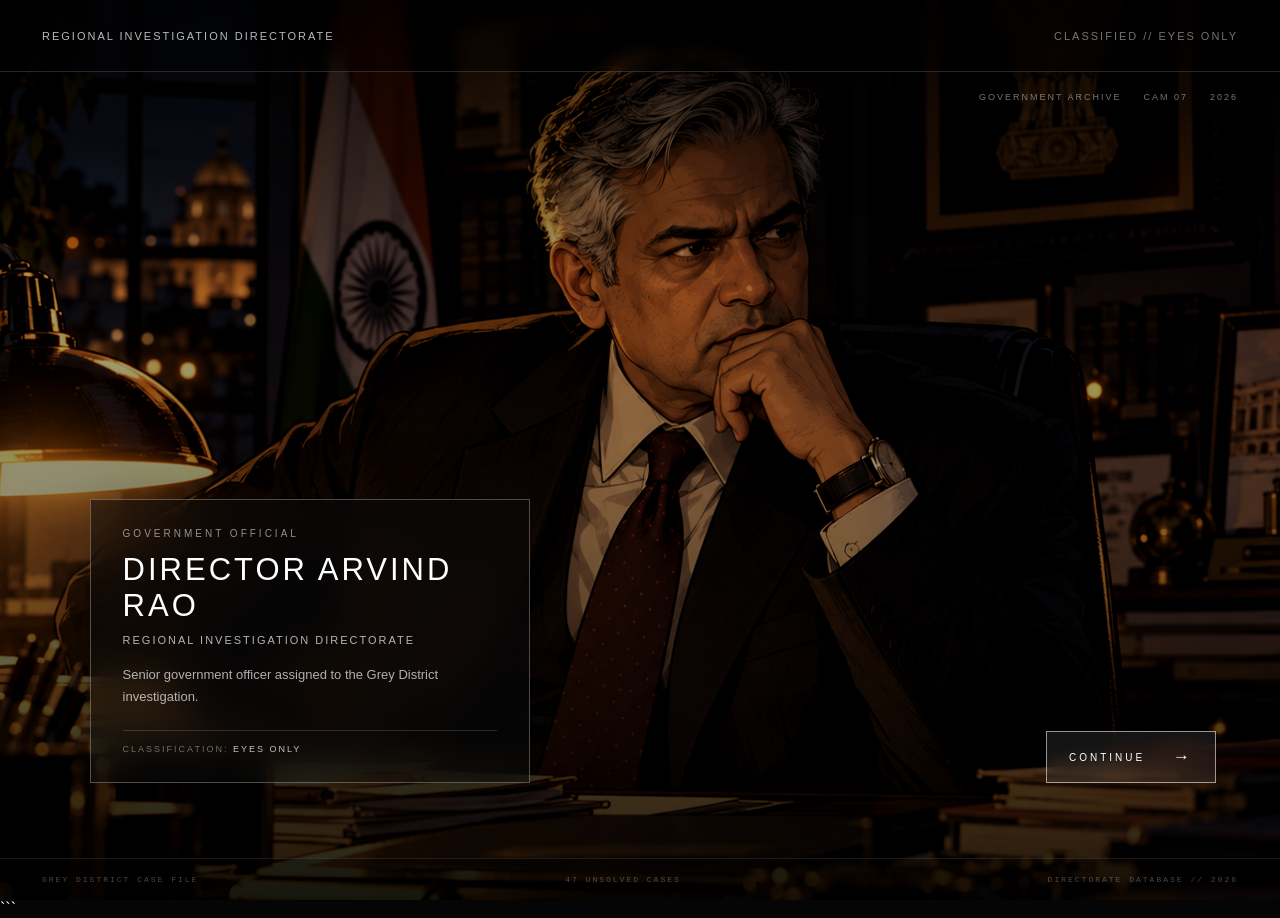
<file: story/story.html>
<!DOCTYPE html>
<html lang="en">

<head>

    <meta charset="UTF-8">

    <meta
        name="viewport"
        content="width=device-width, initial-scale=1.0"
    >

    <title>The Grey District</title>

    <link
        rel="stylesheet"
        href="./story.css?v=4"
    >
 <link rel="preconnect" href="https://fonts.googleapis.com">
    <link rel="preconnect" href="https://fonts.gstatic.com" crossorigin>
    <link href="https://fonts.googleapis.com/css2?family=Rubik+Glitch&display=swap" rel="stylesheet">

</head>


<body>


    <!-- =========================================
         GOVERNMENT OFFICIAL BACKGROUND
    ========================================== -->

    <div class="story-background">

        <img
            src="government official.png"
            alt="Director Arvind Rao"
        >

    </div>


    <!-- DARK CINEMATIC OVERLAY -->

    <div class="cinematic-overlay"></div>


    <!-- =========================================
         HEADER
    ========================================== -->

    <header class="story-header">

        <div class="header-left">
            REGIONAL INVESTIGATION DIRECTORATE
        </div>

        <div class="header-right">
            CLASSIFIED // EYES ONLY
        </div>

    </header>


    <!-- =========================================
         ARCHIVE INFO
    ========================================== -->

    <div class="archive-info">

        <span>
            GOVERNMENT ARCHIVE
        </span>

        <span>
            CAM 07
        </span>

        <span>
            2026
        </span>

    </div>


    <!-- =========================================
         MAIN STORY
    ========================================== -->

    <main class="story-main">


        <!-- =====================================
             OFFICIAL INTRODUCTION
        ====================================== -->

        <section
            id="officialIntro"
            class="story-state active"
        >

            <!-- OFFICIAL INFORMATION CARD -->

            <div class="official-intro-card">

                <div class="official-classification">
                    GOVERNMENT OFFICIAL
                </div>

                <h1>
                    DIRECTOR ARVIND RAO
                </h1>

                <div class="official-position">
                    REGIONAL INVESTIGATION DIRECTORATE
                </div>

                <p>
                    Senior government officer assigned
                    to the Grey District investigation.
                </p>

                <div class="official-file">

                    CLASSIFICATION:

                    <span>
                        EYES ONLY
                    </span>

                </div>

            </div>


            <!-- INTRO CONTINUE -->

            <button
                id="introContinueButton"
                class="continue-button"
                type="button"
            >

                <span>
                    CONTINUE
                </span>

                <strong>
                    →
                </strong>

            </button>

        </section>


        <!-- =====================================
             OFFICIAL BRIEFING
        ====================================== -->

        <section
            id="officialBriefing"
            class="story-state"
        >

            <!-- LARGE GLASS DIALOGUE BOX -->

            <div
                id="briefingBox"
                class="briefing-box"
            >

                <div class="briefing-top">

                    <div>
                        DIRECTOR ARVIND RAO
                    </div>

                    <div>
                        CLASSIFIED BRIEFING
                    </div>

                </div>


                <div class="briefing-line"></div>


                <div
                    id="briefingText"
                    class="briefing-text"
                >
                    Welcome to the Grey District.
                </div>


                <div class="briefing-bottom">

                    <div id="briefingProgress">
                        01 / 20
                    </div>


                    <button
                        id="briefingContinueButton"
                        class="continue-button briefing-button"
                        type="button"
                    >

                        <span>
                            CONTINUE
                        </span>

                        <strong>
                            →
                        </strong>

                    </button>

                </div>

            </div>

        </section>


        <!-- =====================================
             TEAM INTRODUCTION
        ====================================== -->
<section id="teamScene" class="story-state">

    <div class="team-intro">
        <div class="team-label">INVESTIGATION UNIT</div>
                <h1 data-text="YOUR TEAM">YOUR TEAM</h1>
    </div>

    <div class="team-carousel">

        <button
            id="teamPreviousButton"
            class="team-nav team-previous"
            type="button"
            aria-label="Previous team member"
        >
            <span>←</span>
            <small>PREVIOUS</small>
        </button>

        <div class="team-member">

            <div class="team-image-container">
                <img
                    id="teamImage"
                    src="../field investigator.png"
                    alt="Investigation Team Member"
                >
            </div>

            <div class="team-member-info">

                <div id="teamRole" class="team-role">
                    FIELD INVESTIGATOR
                </div>

                <div id="teamName" class="team-name">
                    MAYA SHARMA
                </div>

                <p id="teamDescription" class="team-description">
                    Specialist in field operations,
                    surveillance and ground investigation.
                </p>

                <div id="teamDialogue" class="team-dialogue">
                    "I've spent three years tracking
                    what happens inside the District."
                </div>

            </div>

        </div>

        <button
            id="teamNextButton"
            class="team-nav team-next"
            type="button"
            aria-label="Next team member"
        >
            <small>NEXT</small>
            <span>→</span>
        </button>

    </div>

    <div id="teamProgress" class="dialogue-progress">
        01 / 03
    </div>

</section>
   
        <!-- =====================================
             INVESTIGATION READY
        ====================================== -->

        <section
            id="teamCompleteScene"
            class="story-state"
        >

            <div class="team-complete">

                <button
                    id="teamCompleteClose"
                    class="complete-close"
                    type="button"
                    aria-label="Back to team members"
                >
                    &times;
                </button>

                <div class="team-label">
                    REGIONAL INVESTIGATION DIRECTORATE
                </div>

                <h1>
                    INVESTIGATION UNIT ACTIVE
                </h1>

                <p>
                    Three specialists.
                    One lead investigator.
                    Forty-seven unsolved cases.
                </p>


                <div class="team-summary">

                    <div>
                        FIELD INVESTIGATOR
                    </div>

                    <div>
                        FORENSIC SPECIALIST
                    </div>

                    <div>
                        INTELLIGENCE / TECH SPECIALIST
                    </div>

                </div>


                <div class="mission-status">

                    CASE FILE: SHIVVYA

                    <span>
                        ///
                    </span>

                    READY

                </div>

            </div>


            <button
                id="beginInvestigation"
                class="continue-button"
                type="button"
            >

                BEGIN INVESTIGATION

                <strong>
                    →
                </strong>

            </button>

        </section>


    </main>


    <!-- =========================================
         FOOTER
    ========================================== -->

    <footer class="story-footer">

        <span>
            GREY DISTRICT CASE FILE
        </span>

        <span>
            47 UNSOLVED CASES
        </span>

        <span>
            DIRECTORATE DATABASE // 2026
        </span>

    </footer>


    <!-- =========================================
         AUDIO
    ========================================== -->

    <audio
        id="gameMusic"
        src="../background-music.mp3"
        loop
        preload="auto"
    ></audio>


    <audio
        id="selectSound"
        src="../select-click.mp3"
        preload="auto"
    ></audio>


    <!-- JAVASCRIPT -->

    <script src="story.js?v=3"></script>


</body>

</html>
```
</file>
<file: homepagee/style.css>
* {
    margin: 0;
    padding: 0;
    box-sizing: border-box;
}


html,
body {

    width: 100%;
    height: 100%;

    margin: 0;

    overflow: hidden;

    background: #05070a;
}


/* ==================================================
   MAIN HOMEPAGE
================================================== */

.homepage {

    position: relative;

    width: 100vw;
    height: 100vh;

    overflow: hidden;

    color: white;

    font-family: "Cinzel", serif;
}


/* ==================================================
   BACKGROUND
================================================== */

.background {

    position: absolute;

    inset: 0;

    width: 100%;
    height: 100%;

    background-image: url("background.png");

    background-size: cover;

    background-position: center center;

    background-repeat: no-repeat;

    z-index: 1;
}


/* ==================================================
   CINEMATIC DARK OVERLAY
================================================== */

.dark-overlay {

    position: absolute;

    inset: 0;

    z-index: 2;

    pointer-events: none;

    background:

        radial-gradient(
            ellipse at center,
            rgba(0, 0, 0, 0.02) 20%,
            rgba(0, 0, 0, 0.12) 50%,
            rgba(0, 0, 0, 0.58) 100%
        );
}


/* ==================================================
   TOP HEADER
================================================== */

.top-header {

    position: absolute;

    top: 32px;

    left: 50%;

    transform: translateX(-50%);

    width: 90%;

    z-index: 10;

    display: flex;

    align-items: center;

    justify-content: center;

    gap: 22px;

    color: rgba(255, 255, 255, 0.85);

    font-family: "Cinzel", serif;

    font-size: 11px;

    font-weight: 400;

    letter-spacing: 4px;

    text-transform: uppercase;

    white-space: nowrap;
}


.red-slashes {

    color: #a71919;

    font-weight: 700;

    letter-spacing: 3px;
}


/* ==================================================
   RED LINE
================================================== */

.top-red-line {

    position: absolute;

    top: 64px;

    left: 50%;

    transform: translateX(-50%);

    width: 130px;

    height: 1px;

    z-index: 10;

    background: #a71919;

    box-shadow:
        0 0 8px rgba(180, 20, 20, 0.5);
}


/* ==================================================
   CAMERA INFORMATION
================================================== */

.camera-info {

    position: absolute;

    top: 25px;

    right: 30px;

    z-index: 10;

    color: rgba(255, 255, 255, 0.8);

    font-family: "Oswald", sans-serif;

    font-size: 10px;

    font-weight: 400;

    letter-spacing: 3px;

    line-height: 1.65;

    text-align: right;

    text-transform: uppercase;
}


/* RECORDING DOT */

.record-dot {

    display: inline-block;

    width: 7px;
    height: 7px;

    margin-left: 4px;

    border-radius: 50%;

    background: #ed1b24;

    box-shadow:
        0 0 8px rgba(237, 27, 36, 0.9);

    animation: recordBlink 1.1s infinite;
}


@keyframes recordBlink {

    0% {
        opacity: 1;
    }

    50% {
        opacity: 0.25;
    }

    100% {
        opacity: 1;
    }
}


/* ==================================================
   SOUND CONTROL
================================================== */

.sound-control {

    position: absolute;

    top: 80px;

    right: 30px;

    z-index: 30;

    display: flex;

    align-items: center;

    gap: 8px;

    padding: 8px 12px;

    border: 1px solid rgba(255, 255, 255, 0.28);

    background: rgba(3, 5, 8, 0.72);

    color: rgba(255, 255, 255, 0.82);

    font-family: "Oswald", sans-serif;

    font-size: 9px;

    letter-spacing: 2px;

    text-transform: uppercase;

    cursor: pointer;

    transition:
        background 0.3s ease,
        border-color 0.3s ease,
        color 0.3s ease;
}


.sound-control:hover {

    background: rgba(100, 8, 8, 0.75);

    border-color: #a71919;

    color: #ffffff;
}


.sound-icon {

    font-size: 11px;
}


/* SOUND OFF STATE */

.sound-control.sound-off {

    color: rgba(255, 255, 255, 0.42);

    border-color: rgba(255, 255, 255, 0.14);
}


/* ==================================================
   MAIN TITLE
================================================== */

.title-section {

    position: absolute;

    left: 50%;

    top: 38%;

    transform: translate(-50%, -50%);

    width: 90%;

    z-index: 10;

    text-align: center;

    text-transform: uppercase;

    text-shadow:
        0 3px 9px rgba(0, 0, 0, 0.9);
}


/* ==================================================
   THE
================================================== */

.the-text {

    margin-bottom: 5px;

    font-family: "Oswald", sans-serif;

    font-size: 24px;

    font-weight: 400;

    letter-spacing: 10px;

    color: #dedede;
}


/* ==================================================
   GREY DISTRICT
================================================== */

.title-section h1 {

    margin: 0;

    font-family: "Oswald", sans-serif;

    /*
       Smaller title.
       Increase/decrease this value
       if you want it adjusted.
    */

    font-size: clamp(44px, 5.2vw, 78px);

    font-weight: 600;

    line-height: 0.95;

    letter-spacing: 4px;

    color: #d1d1d1;

    text-shadow:

        2px 3px 0 rgba(0, 0, 0, 0.55),

        0 0 15px rgba(0, 0, 0, 0.75);
}


/* ==================================================
   CASES
================================================== */

.cases {

    margin-top: 17px;

    display: flex;

    align-items: center;

    justify-content: center;

    gap: 10px;

    font-family: "Oswald", sans-serif;

    font-size: 18px;

    font-weight: 400;

    letter-spacing: 6px;

    color: #dedede;
}


.case-number {

    color: #d52626;

    font-size: 29px;

    font-weight: 600;

    letter-spacing: 4px;
}


/* ==================================================
   SUBTITLE
================================================== */

.subtitle {

    margin-top: 14px;

    font-family: "Cinzel", serif;

    font-size: 11px;

    font-weight: 400;

    letter-spacing: 5px;

    line-height: 1.5;

    color: rgba(255, 255, 255, 0.82);
}


/* ==================================================
   ENTER BUTTON
================================================== */

.enter-button {

    position: absolute;

    left: 50%;

    bottom: 14%;

    transform: translateX(-50%);

    z-index: 20;

    width: 345px;

    height: 58px;

    display: flex;

    align-items: center;

    justify-content: center;

    gap: 12px;

    border: 1px solid #a71919;

    background: rgba(3, 5, 8, 0.9);

    color: white;

    font-family: "Cinzel", serif;

    font-size: 13px;

    font-weight: 400;

    letter-spacing: 4px;

    text-transform: uppercase;

    cursor: pointer;

    transition:
        background 0.3s ease,
        box-shadow 0.3s ease,
        transform 0.3s ease;
}


.enter-arrow {

    font-family: Arial, sans-serif;

    font-size: 22px;

    font-weight: 300;

    line-height: 1;
}


.enter-button:hover {

    background: rgba(100, 5, 5, 0.82);

    box-shadow:
        0 0 25px rgba(180, 20, 20, 0.5);

    transform:
        translateX(-50%)
        translateY(-3px);
}
.enter-button,
.enter-button:hover,
.enter-button:focus,
.enter-button:active,
.enter-button:visited {
    text-decoration: none;
}

/* ==================================================
   BOTTOM INFORMATION
================================================== */

.bottom-info {

    position: absolute;

    left: 50%;

    bottom: 24px;

    transform: translateX(-50%);

    width: 90%;

    z-index: 10;

    display: flex;

    align-items: center;

    justify-content: center;

    gap: 17px;

    color: rgba(255, 255, 255, 0.62);

    font-family: "Cinzel", serif;

    font-size: 8px;

    font-weight: 400;

    letter-spacing: 3px;

    text-transform: uppercase;

    white-space: nowrap;
}


.separator {

    color: rgba(255, 255, 255, 0.3);
}


/* ==================================================
   MOBILE
================================================== */

@media (max-width: 768px) {


    .top-header {

        top: 18px;

        width: 75%;

        gap: 8px;

        font-size: 6px;

        letter-spacing: 2px;
    }


    .top-red-line {

        top: 43px;

        width: 80px;
    }


    .camera-info {

        top: 17px;

        right: 12px;

        font-size: 6px;

        letter-spacing: 1.5px;
    }


    .sound-control {

        top: 65px;

        right: 12px;

        padding: 6px 9px;

        font-size: 7px;

        letter-spacing: 1px;
    }


    .title-section {

        top: 38%;

        width: 94%;
    }


    .the-text {

        font-size: 17px;

        letter-spacing: 7px;
    }


    .title-section h1 {

        font-size: 10vw;

        letter-spacing: 2px;
    }


    .cases {

        margin-top: 12px;

        gap: 6px;

        font-size: 10px;

        letter-spacing: 3px;
    }


    .case-number {

        font-size: 18px;
    }


    .subtitle {

        margin-top: 10px;

        font-size: 6px;

        letter-spacing: 2px;
    }


    .enter-button {

        bottom: 13%;

        width: 275px;

        height: 52px;

        font-size: 10px;

        letter-spacing: 3px;
    }


    .bottom-info {

        bottom: 11px;

        gap: 7px;

        font-size: 5px;

        letter-spacing: 1.5px;
    }

}
</file>
<file: case-001/case.css>
/* ========================================
   THE GREY DISTRICT
   CASE FILE: SHIVVYA
======================================== */


/* ========================================
   TOKENS + RESET
======================================== */

:root {
    --charcoal: #111315;
    --gunmetal: #252a2e;
    --steel: #596168;
    --off-white: #d9d7d0;
    --red: #8e3030;
    --red-bright: #c25454;
    --amber: #b89a57;
    --blue: #536b78;

    --panel: rgba(17, 19, 21, 0.86);
    --panel-soft: rgba(217, 215, 208, 0.05);
    --line: rgba(217, 215, 208, 0.14);
    --line-strong: rgba(217, 215, 208, 0.4);
    --muted: rgba(217, 215, 208, 0.62);
    --paper: #d9d2c0;
    --ink: #1b1b1b;

    --ui: "Inter", Arial, Helvetica, sans-serif;
    --mono: "IBM Plex Mono", "Courier New", monospace;
    --title: "Bebas Neue", "Oswald", Impact, sans-serif;
}

* {
    margin: 0;
    padding: 0;
    box-sizing: border-box;
}

html,
body {
    width: 100%;
    height: 100%;
}

body {
    background: var(--charcoal);
    color: var(--off-white);
    font-family: var(--ui);
    overflow: hidden;
    height: 100dvh;
}

button {
    font: inherit;
    color: inherit;
}

a {
    color: inherit;
    text-decoration: none;
}

img {
    display: block;
    max-width: 100%;
}


/* ========================================
   ATMOSPHERE: film grain + vignette
======================================== */

body::before,
body::after {
    content: "";
    position: fixed;
    inset: 0;
    pointer-events: none;
    z-index: 80;
}

body::before {
    opacity: 0.07;
    background-image: url("data:image/svg+xml;utf8,<svg xmlns='http://www.w3.org/2000/svg' width='180' height='180'><filter id='n'><feTurbulence type='fractalNoise' baseFrequency='0.9' numOctaves='2' stitchTiles='stitch'/></filter><rect width='100%' height='100%' filter='url(%23n)'/></svg>");
    animation: grain 1.2s steps(4) infinite;
}

body::after {
    background: radial-gradient(ellipse at center, transparent 55%, rgba(0, 0, 0, 0.55) 100%);
}

@keyframes grain {
    25% { transform: translate(-2%, 1%); }
    50% { transform: translate(1%, -2%); }
    75% { transform: translate(2%, 2%); }
}

.flash {
    position: fixed;
    inset: 0;
    z-index: 90;
    pointer-events: none;
    background: #fff;
    opacity: 0;
}

.flash.is-flashing {
    animation: camera-flash 0.45s ease-out;
}

@keyframes camera-flash {
    0% { opacity: 0.35; }
    100% { opacity: 0; }
}


/* ========================================
   SCREENS
======================================== */

.screen {
    position: fixed;
    inset: 0;
    display: none;
    opacity: 0;
}

.screen.is-active {
    display: flex;
    animation: screen-in 0.6s ease forwards;
}

@keyframes screen-in {
    to { opacity: 1; }
}

.fade-in {
    animation: fade-up 0.6s ease both;
}

@keyframes fade-up {
    from { opacity: 0; transform: translateY(6px); }
}

.tap-hint {
    font-family: var(--mono);
    font-size: 10px;
    letter-spacing: 3px;
    color: var(--muted);
    animation: blink 2s ease-in-out infinite;
}

@keyframes blink {
    50% { opacity: 0.3; }
}

.shake {
    animation: shake 0.4s ease;
}

@keyframes shake {
    25% { transform: translateX(-6px); }
    50% { transform: translateX(6px); }
    75% { transform: translateX(-3px); }
}


/* ========================================
   BUTTONS
======================================== */

.continue-button {
    border: 1px solid rgba(217, 215, 208, 0.55);
    background: rgba(217, 215, 208, 0.07);
    padding: 14px 20px;
    min-width: 170px;
    display: inline-flex;
    align-items: center;
    justify-content: space-between;
    gap: 18px;
    font-size: 11px;
    font-weight: 500;
    letter-spacing: 3px;
    cursor: pointer;
    backdrop-filter: blur(10px);
    -webkit-backdrop-filter: blur(10px);
    transition: background 0.25s ease, transform 0.25s ease;
}

.continue-button:hover {
    background: rgba(217, 215, 208, 0.16);
    transform: translateY(-2px);
}

.continue-button strong {
    font-size: 14px;
}

.small-button {
    border: 1px solid var(--line-strong);
    background: transparent;
    padding: 8px 12px;
    font-family: var(--mono);
    font-size: 10px;
    letter-spacing: 2px;
    cursor: pointer;
    transition: border-color 0.2s ease, color 0.2s ease;
}

.small-button.is-on,
.small-button:hover {
    border-color: var(--amber);
    color: var(--amber);
}


/* ========================================
   SCENE: OPENING
======================================== */

.opening-screen {
    flex-direction: column;
    align-items: center;
    justify-content: center;
    gap: 22px;
    background: #000;
    text-align: center;
    padding: 24px;
    cursor: pointer;
}

.opening-time {
    font-family: var(--mono);
    font-size: clamp(14px, 2.6vw, 24px);
    letter-spacing: 4px;
    color: var(--muted);
    min-height: 1.4em;
}

.opening-line {
    font-family: var(--title);
    font-size: clamp(34px, 7vw, 72px);
    letter-spacing: 6px;
    opacity: 0;
    transition: opacity 1.2s ease;
}

.opening-line.is-visible {
    opacity: 1;
}

.skip-button {
    position: absolute;
    right: 20px;
    bottom: 20px;
    background: none;
    border: none;
    font-family: var(--mono);
    font-size: 10px;
    letter-spacing: 3px;
    color: var(--muted);
    cursor: pointer;
}


/* ========================================
   SCENE: SUBJECT CARD
======================================== */

.subject-screen {
    flex-direction: column;
    align-items: center;
    justify-content: center;
    gap: 28px;
    padding: 24px 16px;
    background: radial-gradient(circle at 50% 30%, var(--gunmetal) 0%, var(--charcoal) 70%);
}

.subject-card {
    position: relative;
    width: min(560px, 100%);
    display: grid;
    grid-template-columns: 150px 1fr;
    gap: 22px;
    padding: 34px 24px 24px;
    background: var(--paper);
    color: var(--ink);
    box-shadow: 0 30px 60px rgba(0, 0, 0, 0.6);
    transform: rotate(-1deg);
    animation: file-in 0.8s ease both;
}

@keyframes file-in {
    from { transform: translateY(40px) rotate(-4deg); opacity: 0; }
}

.subject-tab {
    position: absolute;
    top: -22px;
    left: 18px;
    padding: 6px 16px;
    background: var(--paper);
    font-family: var(--mono);
    font-size: 11px;
    font-weight: 600;
    letter-spacing: 2px;
}

.subject-photo {
    position: relative;
    border: 6px solid #fff;
    box-shadow: 0 4px 10px rgba(0, 0, 0, 0.3);
    transform: rotate(2deg);
    align-self: start;
}

.subject-photo img {
    aspect-ratio: 4 / 5;
    object-fit: cover;
    width: 100%;
}

.paper-clip {
    position: absolute;
    top: -16px;
    left: 18px;
    width: 18px;
    height: 44px;
    border: 3px solid #8a8a8a;
    border-radius: 10px;
    z-index: 2;
}

.subject-data {
    display: grid;
    grid-template-columns: auto 1fr;
    gap: 10px 14px;
    align-content: center;
    font-family: var(--mono);
    font-size: 12px;
}

.subject-data dt {
    color: #6b6457;
    letter-spacing: 1px;
}

.subject-data dd {
    font-weight: 600;
}

.status-missing {
    color: var(--red);
    letter-spacing: 3px;
}


/* ========================================
   SCENE: NARRATION + DIALOGUE
======================================== */

.narration-screen,
.dialogue-screen {
    align-items: flex-end;
    justify-content: center;
    cursor: pointer;
    background: #000;
}

.narration-photo,
.dialogue-image,
.reveal-image {
    position: absolute;
    inset: 0;
    width: 100%;
    height: 100%;
    object-fit: cover;
}

.narration-photo {
    object-position: center 20%;
    filter: grayscale(0.7) brightness(0.35);
}

.narration-box {
    position: relative;
    width: min(760px, 100%);
    padding: 0 20px 12vh;
    display: flex;
    flex-direction: column;
    align-items: center;
    gap: 26px;
    text-align: center;
}

.narration-text {
    font-size: clamp(19px, 3.2vw, 30px);
    line-height: 1.45;
    text-shadow: 0 2px 20px rgba(0, 0, 0, 0.9);
}

.narration-text.is-assignment {
    font-family: var(--title);
    font-size: clamp(30px, 5vw, 48px);
    letter-spacing: 5px;
    color: var(--amber);
}

.dialogue-image {
    object-position: center 25%;
    filter: brightness(0.8);
}

.dialogue-box {
    position: relative;
    width: min(860px, calc(100% - 32px));
    margin-bottom: 28px;
    padding: 22px 24px 18px;
    background: var(--panel);
    border: 1px solid var(--line);
    border-left: 3px solid var(--amber);
    backdrop-filter: blur(10px);
    -webkit-backdrop-filter: blur(10px);
    display: flex;
    flex-direction: column;
    gap: 12px;
}

.dialogue-speaker {
    font-family: var(--mono);
    font-size: 11px;
    letter-spacing: 3px;
    color: var(--amber);
}

.dialogue-text {
    font-size: clamp(15px, 2vw, 19px);
    line-height: 1.55;
}

.dialogue-box .tap-hint {
    align-self: flex-end;
}


/* ========================================
   SCENE: STAMP
======================================== */

.stamp-screen {
    flex-direction: column;
    align-items: center;
    justify-content: center;
    gap: 30px;
    cursor: pointer;
    background: #000;
}

.poi-file {
    position: relative;
    width: min(300px, 70vw);
}

.poi-file img {
    width: 100%;
    aspect-ratio: 4 / 5;
    object-fit: cover;
    filter: grayscale(0.4);
    border: 8px solid #e8e2d2;
}

.poi-stamp {
    position: absolute;
    left: 50%;
    top: 55%;
    display: flex;
    flex-direction: column;
    align-items: center;
    padding: 10px 16px;
    border: 4px solid var(--red);
    color: var(--red);
    background: rgba(232, 226, 210, 0.88);
    font-family: var(--mono);
    font-weight: 600;
    white-space: nowrap;
    transform: translate(-50%, -50%) rotate(-12deg);
}

.poi-stamp.is-stamped {
    animation: stamp-in 0.5s 0.4s cubic-bezier(0.2, 1.6, 0.4, 1) both;
}

.poi-stamp span {
    font-size: 11px;
    letter-spacing: 3px;
}

.poi-stamp strong {
    font-family: var(--title);
    font-size: 30px;
    font-weight: 400;
    letter-spacing: 3px;
}

@keyframes stamp-in {
    from { transform: translate(-50%, -50%) rotate(-12deg) scale(2.4); opacity: 0; }
}


/* ========================================
   SCENE: REVEAL + NOTES
======================================== */

.reveal-screen,
.notes-screen {
    flex-direction: column;
    align-items: center;
    justify-content: center;
    gap: 34px;
    padding: 24px;
    text-align: center;
    cursor: pointer;
    background: #000;
}

.reveal-image {
    filter: brightness(0.45);
}

.reveal-box {
    position: relative;
    max-width: 860px;
    display: flex;
    flex-direction: column;
    gap: 14px;
}

.reveal-kicker {
    font-family: var(--mono);
    font-size: 11px;
    letter-spacing: 4px;
    color: var(--amber);
}

.reveal-title {
    font-family: var(--title);
    font-weight: 400;
    font-size: clamp(36px, 7vw, 76px);
    letter-spacing: 4px;
    line-height: 1.05;
    text-shadow: 0 4px 30px rgba(0, 0, 0, 0.8);
}

.reveal-sub {
    font-size: clamp(16px, 2.4vw, 22px);
    color: var(--muted);
}

.reveal-screen .tap-hint {
    position: relative;
}

.notes-board {
    display: flex;
    flex-wrap: wrap;
    justify-content: center;
    gap: 22px;
    max-width: 900px;
}

.pinned-note {
    position: relative;
    width: min(250px, 80vw);
    padding: 26px 18px 20px;
    background: #e9e2c9;
    color: var(--ink);
    font-family: var(--mono);
    font-size: 15px;
    line-height: 1.5;
    text-align: left;
    box-shadow: 0 14px 30px rgba(0, 0, 0, 0.5);
    transform: rotate(-2deg);
    animation: fade-up 0.5s ease both;
}

.pinned-note:nth-child(2) { transform: rotate(1.5deg); }
.pinned-note:nth-child(3) { transform: rotate(-0.5deg); color: var(--red); font-weight: 600; }

.pinned-note::before {
    content: "";
    position: absolute;
    top: 8px;
    left: 50%;
    width: 12px;
    height: 12px;
    border-radius: 50%;
    background: var(--red);
    transform: translateX(-50%);
}


/* ========================================
   ACT COMPLETE
======================================== */

.complete-screen {
    flex-direction: column;
    align-items: center;
    justify-content: center;
    gap: 20px;
    padding: 24px 16px;
    text-align: center;
    background: radial-gradient(circle at 50% 40%, #1c1a14 0%, var(--charcoal) 70%);
}

.complete-kicker {
    font-family: var(--mono);
    font-size: 11px;
    letter-spacing: 4px;
    color: var(--muted);
}

.complete-screen h1 {
    font-family: var(--title);
    font-weight: 400;
    font-size: clamp(44px, 9vw, 84px);
    letter-spacing: 6px;
}

.complete-status {
    max-width: 600px;
    font-family: var(--mono);
    font-size: 12px;
    line-height: 1.8;
    color: var(--muted);
}

.complete-unlock {
    font-family: var(--mono);
    font-size: 11px;
    letter-spacing: 3px;
    color: var(--amber);
}


/* ========================================
   HUB
======================================== */

.hub-screen {
    flex-direction: column;
    gap: 10px;
    padding: 14px max(16px, 3vw) 0;
}

.hub-background {
    position: absolute;
    inset: 0;
    width: 100%;
    height: 100%;
    object-fit: cover;
    filter: brightness(0.4);
    z-index: -1;
}

.hub-header {
    display: flex;
    align-items: center;
    justify-content: space-between;
    gap: 12px;
}

.hub-title {
    display: flex;
    flex-direction: column;
    gap: 2px;
    min-width: 0;
}

.hub-title span {
    font-family: var(--mono);
    font-size: 10px;
    letter-spacing: 3px;
    color: var(--muted);
}

.hub-title strong {
    font-family: var(--title);
    font-weight: 400;
    font-size: clamp(20px, 3vw, 30px);
    letter-spacing: 3px;
    line-height: 1;
}

.hub-actions {
    display: flex;
    gap: 8px;
    flex-shrink: 0;
}

.clue-button,
.verdict-button {
    display: flex;
    align-items: center;
    gap: 10px;
    padding: 10px 14px;
    font-family: var(--mono);
    font-size: 11px;
    font-weight: 600;
    letter-spacing: 3px;
    cursor: pointer;
    transition: background 0.2s ease;
}

.clue-button {
    border: 1px solid var(--amber);
    background: rgba(184, 154, 87, 0.12);
    color: var(--amber);
}

.clue-button:hover {
    background: rgba(184, 154, 87, 0.25);
}

.verdict-button {
    border: 1px solid var(--red-bright);
    background: rgba(142, 48, 48, 0.35);
    color: #f1d6d6;
    animation: pulse 2s ease-in-out infinite;
}

.verdict-button[hidden] {
    display: none;
}

@keyframes pulse {
    50% { box-shadow: 0 0 0 4px rgba(194, 84, 84, 0.25); }
}

.clue-count {
    display: grid;
    place-items: center;
    width: 22px;
    height: 22px;
    border-radius: 50%;
    background: var(--amber);
    color: #000;
    letter-spacing: 0;
}

.clue-button.is-empty {
    border-color: var(--line);
    color: var(--muted);
    background: transparent;
}

.clue-button.is-empty .clue-count {
    background: var(--line);
    color: var(--muted);
}

.hub-tabs {
    display: grid;
    grid-template-columns: repeat(4, 1fr);
    border: 1px solid var(--line);
    background: var(--panel);
    backdrop-filter: blur(10px);
    -webkit-backdrop-filter: blur(10px);
}

.hub-tab {
    padding: 13px 6px;
    background: none;
    border: none;
    border-bottom: 2px solid transparent;
    font-size: 11px;
    font-weight: 500;
    letter-spacing: 2px;
    color: var(--muted);
    cursor: pointer;
    transition: color 0.2s ease, border-color 0.2s ease;
}

.hub-tab + .hub-tab {
    border-left: 1px solid var(--line);
}

.hub-tab:hover {
    color: var(--off-white);
}

.hub-tab.is-active {
    color: var(--off-white);
    border-bottom-color: var(--amber);
    background: var(--panel-soft);
}

.hub-tab.is-locked::after {
    content: " · ACT 2";
    font-size: 9px;
    color: rgba(217, 215, 208, 0.35);
}

.objective-panel {
    display: flex;
    align-items: baseline;
    flex-wrap: wrap;
    gap: 4px 14px;
    padding: 11px 16px;
    background: var(--panel);
    border: 1px solid var(--line);
    border-left: 3px solid var(--amber);
}

.objective-panel > span {
    font-family: var(--mono);
    font-size: 10px;
    letter-spacing: 3px;
    color: var(--amber);
}

.objective-panel > p:first-of-type {
    flex: 1;
    min-width: 200px;
    font-size: 15px;
    font-weight: 500;
}

.objective-panel small,
.case-status {
    font-family: var(--mono);
    font-size: 10px;
    letter-spacing: 1.5px;
    color: var(--muted);
}

.case-status {
    width: 100%;
    color: var(--steel);
}

#hubBanner:empty {
    display: none;
}

.end-banner {
    width: 100%;
    border-color: var(--red-bright);
    background: rgba(142, 48, 48, 0.3);
}

.tab-panel {
    flex: 1;
    min-height: 0;
    overflow-y: auto;
    padding: 2px 2px 24px;
}


/* ========================================
   PANEL CONTENT
======================================== */

.panel-bar {
    display: flex;
    align-items: center;
    justify-content: space-between;
    flex-wrap: wrap;
    gap: 10px;
    margin: 12px 0 10px;
}

.panel-bar h2 {
    font-size: 12px;
    font-weight: 600;
    letter-spacing: 4px;
}

.panel-hint {
    font-size: 13px;
    line-height: 1.5;
    color: var(--muted);
    margin: 8px 0;
}

.pin-hint {
    display: flex;
    align-items: center;
    gap: 12px;
    flex-wrap: wrap;
    color: var(--amber);
}

.filter-row {
    display: flex;
    flex-wrap: wrap;
    gap: 6px;
}

.filter-chip {
    padding: 7px 11px;
    border: 1px solid var(--line);
    background: var(--panel);
    font-family: var(--mono);
    font-size: 10px;
    letter-spacing: 2px;
    color: var(--muted);
    cursor: pointer;
}

.filter-chip span {
    color: var(--amber);
    margin-left: 4px;
}

.filter-chip.is-active {
    border-color: var(--amber);
    color: var(--off-white);
}

.filter-chip.is-locked {
    opacity: 0.45;
}

.card-grid {
    display: grid;
    grid-template-columns: repeat(auto-fill, minmax(150px, 1fr));
    gap: 12px;
}

.item-card {
    display: flex;
    flex-direction: column;
    gap: 6px;
    padding: 8px 8px 12px;
    text-align: left;
    background: var(--panel);
    border: 1px solid var(--line);
    cursor: pointer;
    transition: border-color 0.2s ease, transform 0.2s ease;
}

.item-card:hover {
    border-color: var(--line-strong);
    transform: translateY(-2px);
}

.item-card.is-selected {
    border-color: var(--amber);
    box-shadow: 0 0 0 2px var(--amber);
}

.item-card img,
.item-doc {
    width: 100%;
    aspect-ratio: 1 / 1;
    object-fit: cover;
    object-position: center top;
}

.item-doc {
    display: grid;
    place-items: center;
    background: var(--paper);
    color: var(--ink);
    font-family: var(--mono);
    font-weight: 600;
    letter-spacing: 3px;
}

.item-id {
    font-family: var(--mono);
    font-size: 9px;
    letter-spacing: 1.5px;
    color: var(--muted);
}

.item-id em {
    font-style: normal;
    color: var(--amber);
}

.item-name {
    font-size: 13px;
    line-height: 1.3;
}


/* team */

.team-list {
    display: grid;
    gap: 12px;
}

.team-card {
    display: grid;
    grid-template-columns: 180px 1fr;
    gap: 16px;
    padding: 12px;
    background: var(--panel);
    border: 1px solid var(--line);
}

.team-card img {
    width: 100%;
    aspect-ratio: 3 / 2;
    object-fit: cover;
    object-position: center 20%;
}

.team-card h3 {
    font-size: 14px;
    letter-spacing: 3px;
}

.team-role {
    margin: 4px 0 8px;
    color: var(--amber);
    font-size: 12px;
}

.team-units {
    display: flex;
    flex-wrap: wrap;
    gap: 6px;
    margin-bottom: 8px;
}

.team-units span {
    padding: 3px 8px;
    border: 1px solid var(--blue);
    color: #a9c0cc;
    font-family: var(--mono);
    font-size: 9px;
    letter-spacing: 2px;
}

.team-handles {
    font-size: 12px;
    color: var(--muted);
}

.team-notes {
    list-style: none;
    margin-top: 10px;
    display: grid;
    gap: 8px;
}

.team-notes li {
    font-size: 13px;
    line-height: 1.5;
    padding-left: 10px;
    border-left: 2px solid var(--line);
}

.team-notes b {
    font-family: var(--mono);
    font-size: 10px;
    color: var(--amber);
    margin-right: 6px;
}


/* locations */

.location-grid {
    display: grid;
    grid-template-columns: repeat(auto-fill, minmax(220px, 1fr));
    gap: 12px;
}

.location-card {
    position: relative;
    display: flex;
    flex-direction: column;
    gap: 4px;
    padding: 0 0 12px;
    text-align: left;
    background: var(--panel);
    border: 1px solid var(--line);
    cursor: pointer;
    overflow: hidden;
    transition: border-color 0.2s ease, transform 0.2s ease;
}

.location-card:hover:not(:disabled) {
    border-color: var(--line-strong);
    transform: translateY(-2px);
}

.location-card img {
    width: 100%;
    aspect-ratio: 3 / 2;
    object-fit: cover;
    margin-bottom: 8px;
}

.location-name,
.location-place {
    padding: 0 12px;
}

.location-name {
    font-size: 13px;
    font-weight: 600;
    letter-spacing: 2px;
}

.location-place {
    font-size: 12px;
    color: var(--muted);
}

.location-card.is-locked {
    cursor: not-allowed;
}

.location-card.is-locked img {
    filter: grayscale(1) brightness(0.25) blur(2px);
}

.location-visited,
.location-new {
    position: absolute;
    top: 10px;
    right: 10px;
    padding: 4px 8px;
    background: rgba(0, 0, 0, 0.75);
    font-family: var(--mono);
    font-size: 9px;
    letter-spacing: 2px;
    color: var(--amber);
}

.location-new {
    color: #f1d6d6;
    border: 1px solid var(--red-bright);
}


/* case board */

.board-locked {
    display: flex;
    flex-direction: column;
    align-items: center;
    gap: 14px;
    max-width: 480px;
    margin: 30px auto;
    padding: 30px 20px;
    text-align: center;
    background: var(--panel);
    border: 1px dashed var(--line-strong);
}

.board-locked h2 {
    font-family: var(--title);
    font-weight: 400;
    font-size: 32px;
    letter-spacing: 5px;
}

.board-locked p {
    color: var(--muted);
    line-height: 1.6;
}

.lock-badge {
    font-family: var(--mono);
    font-size: 10px;
    letter-spacing: 3px;
    color: var(--amber);
}

.board-scroll {
    overflow-x: auto;
    padding-bottom: 6px;
}

.board {
    position: relative;
    min-width: 680px;
    aspect-ratio: 10 / 7;
    max-height: 72vh;
    margin: 0 auto;
    border: 10px solid #3a2a1c;
    background:
        radial-gradient(circle at 30% 20%, rgba(255, 255, 255, 0.06), transparent 60%),
        repeating-radial-gradient(circle at 10% 10%, rgba(0, 0, 0, 0.08) 0 2px, transparent 2px 6px),
        #6e5236;
    box-shadow: inset 0 0 60px rgba(0, 0, 0, 0.6);
}

.board-lines {
    position: absolute;
    inset: 0;
    width: 100%;
    height: 100%;
}

.board-lines {
    filter: drop-shadow(0 2px 2px rgba(0, 0, 0, 0.6));
}

.board-lines line {
    stroke: #e3c9a0;
    stroke-width: 2;
    vector-effect: non-scaling-stroke;
    stroke-dasharray: 7 5;
    opacity: 0.75;
}

.board-lines line.is-done {
    stroke: #e04848;
    stroke-dasharray: none;
    stroke-width: 3;
    opacity: 1;
}

.board-node {
    position: absolute;
    width: 15%;
    min-width: 96px;
    padding: 6px 6px 8px;
    background: #f1ebdc;
    color: var(--ink);
    text-align: center;
    box-shadow: 0 8px 16px rgba(0, 0, 0, 0.5);
    transform: translate(-50%, -50%) rotate(-1.5deg);
    z-index: 2;
}

.board-node:nth-child(even) {
    transform: translate(-50%, -50%) rotate(1.5deg);
}

.board-node img {
    width: 100%;
    aspect-ratio: 4 / 3;
    object-fit: cover;
    object-position: center 20%;
}

.board-node strong {
    display: block;
    margin-top: 5px;
    font-family: var(--mono);
    font-size: 10px;
    letter-spacing: 1px;
}

.board-node small {
    font-size: 9px;
    color: #5d574b;
}

.board-pin {
    position: absolute;
    top: -6px;
    left: 50%;
    width: 12px;
    height: 12px;
    border-radius: 50%;
    background: var(--red-bright);
    box-shadow: 0 2px 4px rgba(0, 0, 0, 0.6);
    transform: translateX(-50%);
}

.board-slot {
    position: absolute;
    z-index: 3;
    max-width: 130px;
    padding: 5px 9px;
    border: 1px dashed #f1ebdc;
    background: rgba(17, 19, 21, 0.85);
    color: #f1ebdc;
    font-family: var(--mono);
    font-size: 10px;
    letter-spacing: 0.5px;
    white-space: nowrap;
    overflow: hidden;
    text-overflow: ellipsis;
    cursor: pointer;
    transform: translate(-50%, -50%);
    transition: background 0.2s ease;
}

.board-slot:hover:not(:disabled) {
    background: var(--red);
}

.board-slot.is-pinned {
    border: 1px solid var(--amber);
    background: var(--amber);
    color: #000;
    cursor: default;
}


/* timeline */

.timeline-scroll {
    overflow-x: auto;
    padding: 8px 0 12px;
}

.timeline {
    position: relative;
    display: grid;
    grid-template-columns: repeat(5, minmax(130px, 1fr));
    gap: 12px;
    min-width: 680px;
}

.timeline::before {
    content: "";
    position: absolute;
    left: 0;
    right: 0;
    top: 22px;
    height: 2px;
    background: var(--steel);
}

.timeline-slot {
    position: relative;
    display: flex;
    flex-direction: column;
    gap: 10px;
    min-height: 150px;
    padding: 0 0 12px;
    background: none;
    border: none;
    text-align: left;
    cursor: pointer;
}

.timeline-year {
    position: relative;
    align-self: flex-start;
    padding: 6px 12px;
    background: var(--gunmetal);
    border: 1px solid var(--line-strong);
    font-family: var(--mono);
    font-size: 13px;
    letter-spacing: 2px;
    color: var(--amber);
}

.timeline-text {
    flex: 1;
    padding: 12px;
    border: 1px dashed var(--line-strong);
    background: var(--panel);
    font-size: 13px;
    line-height: 1.45;
    color: var(--muted);
}

.timeline-slot.is-filled .timeline-text {
    border: 1px solid var(--amber);
    color: var(--off-white);
}

.timeline-cards {
    display: flex;
    flex-wrap: wrap;
    gap: 10px;
}

.timeline-card {
    max-width: 260px;
    padding: 12px 14px;
    background: var(--paper);
    color: var(--ink);
    border: 2px solid transparent;
    font-size: 13px;
    line-height: 1.4;
    text-align: left;
    cursor: pointer;
    box-shadow: 0 6px 14px rgba(0, 0, 0, 0.4);
}

.timeline-card.is-selected {
    border-color: var(--amber);
    transform: translateY(-3px);
}


/* ========================================
   MODAL
======================================== */

.modal {
    position: fixed;
    inset: 0;
    z-index: 50;
    display: grid;
    place-items: center;
    padding: 16px;
    background: rgba(0, 0, 0, 0.72);
    animation: screen-in 0.25s ease;
}

.modal[hidden] {
    display: none;
}

.modal-card {
    position: relative;
    width: min(760px, 100%);
    max-height: calc(100dvh - 32px);
    display: flex;
    flex-direction: column;
    background: var(--charcoal);
    border: 1px solid var(--line);
    box-shadow: 0 30px 80px rgba(0, 0, 0, 0.8);
    animation: file-open 0.35s ease;
}

@keyframes file-open {
    from { transform: translateY(24px); opacity: 0; }
}

.modal-close {
    position: absolute;
    top: 8px;
    right: 10px;
    z-index: 2;
    width: 36px;
    height: 36px;
    background: none;
    border: none;
    font-size: 26px;
    color: var(--muted);
    cursor: pointer;
}

.modal-close:hover {
    color: var(--off-white);
}

.modal-body {
    overflow-y: auto;
    padding: 24px 22px 26px;
    display: flex;
    flex-direction: column;
    gap: 12px;
}

.modal-kicker {
    font-family: var(--mono);
    font-size: 10px;
    letter-spacing: 3px;
    color: var(--amber);
}

.modal-body h2 {
    font-size: 20px;
    font-weight: 700;
    letter-spacing: 1px;
    padding-right: 30px;
}

.modal-meta {
    font-family: var(--mono);
    font-size: 11px;
    color: var(--muted);
}

.modal-text {
    font-size: 15px;
    line-height: 1.6;
}

.evidence-media {
    display: grid;
    gap: 10px;
}

.evidence-media.is-gallery {
    grid-template-columns: repeat(3, 1fr);
}

.evidence-media figure {
    position: relative;
    overflow: hidden;
}

.evidence-media img {
    width: 100%;
    max-height: 46vh;
    object-fit: contain;
    background: #000;
}

.evidence-media.is-gallery img {
    aspect-ratio: 1 / 1;
    object-fit: cover;
}

.evidence-media figcaption {
    margin-top: 6px;
    font-family: var(--mono);
    font-size: 10px;
    letter-spacing: 1px;
    color: var(--muted);
}

/* CCTV: scanlines, and static that clears as the footage loads */

.cctv-frame::after {
    content: "";
    position: absolute;
    inset: 0;
    background: repeating-linear-gradient(0deg, rgba(0, 0, 0, 0.25) 0 1px, transparent 1px 3px);
    pointer-events: none;
}

.cctv-frame::before {
    content: "";
    position: absolute;
    inset: 0;
    z-index: 1;
    pointer-events: none;
    background: url("data:image/svg+xml;utf8,<svg xmlns='http://www.w3.org/2000/svg' width='120' height='120'><filter id='s'><feTurbulence type='turbulence' baseFrequency='1.4' numOctaves='1'/></filter><rect width='100%' height='100%' filter='url(%23s)'/></svg>");
    opacity: 0;
    animation: static-clear 0.9s ease-out;
}

@keyframes static-clear {
    0% { opacity: 0.9; }
    100% { opacity: 0; }
}

.cctv-frame img {
    filter: saturate(0.4) contrast(1.1);
}

.cctv-frame figcaption {
    position: absolute;
    left: 6px;
    top: 6px;
    margin: 0;
    padding: 2px 5px;
    background: rgba(0, 0, 0, 0.65);
    color: #d8f5e8;
    z-index: 2;
}

/* paper documents */

.report-doc {
    position: relative;
    padding: 20px;
    background: var(--paper);
    color: var(--ink);
    font-family: var(--mono);
    font-size: 13px;
    line-height: 1.6;
    overflow: hidden;
}

.report-head {
    font-weight: 600;
    letter-spacing: 2px;
    padding-bottom: 10px;
    margin-bottom: 10px;
    border-bottom: 1px solid #8a8272;
}

.report-doc dl {
    display: grid;
    grid-template-columns: auto 1fr;
    gap: 4px 14px;
}

.report-doc dt {
    color: #6b6457;
}

.report-text {
    margin: 14px 0 6px;
}

.report-officer {
    margin-top: 8px;
    font-size: 11px;
    color: #6b6457;
}

.doc-stamp {
    position: absolute;
    right: 16px;
    bottom: 14px;
    padding: 4px 14px;
    border: 3px solid var(--red);
    color: var(--red);
    font-family: var(--title);
    font-size: 30px;
    letter-spacing: 4px;
    transform: rotate(-10deg);
    opacity: 0.85;
}

.log-table {
    overflow-x: auto;
    background: var(--gunmetal);
    border: 1px solid var(--line);
}

.log-table table {
    width: 100%;
    border-collapse: collapse;
    font-family: var(--mono);
    font-size: 12px;
}

.log-table th,
.log-table td {
    padding: 8px 10px;
    text-align: left;
    white-space: nowrap;
    border-bottom: 1px solid var(--line);
}

.log-table th {
    font-size: 10px;
    letter-spacing: 2px;
    color: var(--muted);
}

.log-table tr.is-marked td {
    color: var(--amber);
    background: rgba(184, 154, 87, 0.08);
}

.notes-inline {
    display: flex;
    flex-wrap: wrap;
    gap: 14px;
    padding: 10px 0;
}

.notes-inline .pinned-note {
    width: min(210px, 100%);
    font-size: 13px;
}

.log-entry {
    padding: 10px 14px;
    background: #e8e0c8;
    color: #1d3a6b;
    font-family: var(--mono);
    font-size: 13px;
    letter-spacing: 1px;
}

/* team routing */

.item-actions {
    display: flex;
    flex-direction: column;
    align-items: flex-start;
    gap: 12px;
    padding-top: 14px;
    border-top: 1px solid var(--line);
}

.send-row {
    width: 100%;
    display: flex;
    flex-direction: column;
    gap: 10px;
}

.send-row > span {
    font-family: var(--mono);
    font-size: 10px;
    letter-spacing: 3px;
    color: var(--muted);
}

.send-row > div {
    display: grid;
    grid-template-columns: repeat(3, 1fr);
    gap: 10px;
}

.send-button {
    display: flex;
    flex-direction: column;
    align-items: center;
    gap: 5px;
    padding: 8px 8px 10px;
    background: var(--panel-soft);
    border: 1px solid var(--line);
    cursor: pointer;
    transition: border-color 0.2s ease;
}

.send-button:hover {
    border-color: var(--amber);
}

.send-button img {
    width: 100%;
    aspect-ratio: 3 / 2;
    object-fit: cover;
    object-position: center 20%;
}

.send-button b {
    font-size: 11px;
    letter-spacing: 2px;
}

.send-button small {
    font-family: var(--mono);
    font-size: 8px;
    letter-spacing: 1px;
    color: #a9c0cc;
    text-align: center;
}

#replyBox {
    width: 100%;
}

.reply {
    display: grid;
    grid-template-columns: 64px 1fr;
    gap: 12px;
    padding: 12px;
    background: var(--panel-soft);
    border-left: 3px solid var(--amber);
    animation: fade-up 0.4s ease;
}

.reply + .reply {
    margin-top: 8px;
}

.reply img {
    width: 64px;
    height: 64px;
    object-fit: cover;
    object-position: center 20%;
}

.reply strong {
    font-family: var(--mono);
    font-size: 10px;
    letter-spacing: 2px;
    color: var(--amber);
}

.reply p {
    margin-top: 6px;
    font-size: 14px;
    line-height: 1.55;
}

.statement {
    display: grid;
    grid-template-columns: 160px 1fr;
    gap: 16px;
    padding-top: 6px;
}

.statement img {
    width: 100%;
    aspect-ratio: 4 / 5;
    object-fit: cover;
}

.statement h2 {
    font-size: 16px;
}

.quote {
    margin-top: 10px;
    font-size: 15px;
    line-height: 1.6;
    font-style: italic;
}

.found-line {
    font-family: var(--mono);
    font-size: 11px;
    letter-spacing: 2px;
    color: var(--amber);
}

.contradiction-title {
    color: var(--red-bright);
}

.modal-body .continue-button {
    align-self: flex-start;
    margin-top: 6px;
}

/* warehouse search */

.search-spots {
    display: grid;
    gap: 10px;
}

.search-spot {
    display: flex;
    flex-direction: column;
    gap: 4px;
    padding: 14px;
    text-align: left;
    background: var(--gunmetal);
    border: 1px dashed var(--line-strong);
    cursor: pointer;
}

.search-spot b {
    font-size: 13px;
    letter-spacing: 1px;
}

.search-spot span {
    font-size: 13px;
    color: var(--muted);
}

.search-spot.is-found {
    border: 1px solid var(--amber);
}

.search-spot.is-found span {
    color: var(--off-white);
}


/* ========================================
   INTERROGATION
======================================== */

.interrogation-screen {
    flex-direction: column;
    justify-content: space-between;
    background: #000;
}

.interro-image {
    position: absolute;
    inset: 0;
    width: 100%;
    height: 100%;
    object-fit: cover;
    object-position: center 30%;
    animation: flicker 7s infinite;
}

@keyframes flicker {
    0%, 100% { filter: brightness(0.75); }
    41% { filter: brightness(0.75); }
    42% { filter: brightness(0.4); }
    43% { filter: brightness(0.8); }
    44% { filter: brightness(0.5); }
    46% { filter: brightness(0.75); }
    80% { filter: brightness(0.72); }
}

.interro-header {
    position: relative;
    display: flex;
    align-items: center;
    justify-content: space-between;
    gap: 14px;
    padding: 14px max(16px, 3vw);
    background: linear-gradient(rgba(0, 0, 0, 0.85), transparent);
}

.interro-header strong {
    display: block;
    font-family: var(--title);
    font-weight: 400;
    font-size: clamp(22px, 3vw, 32px);
    letter-spacing: 3px;
}

.interro-meters {
    display: flex;
    flex-direction: column;
    align-items: center;
    gap: 6px;
}

.meter-label {
    font-family: var(--mono);
    font-size: 10px;
    letter-spacing: 2px;
    color: var(--muted);
}

.composure {
    display: flex;
    gap: 4px;
}

.composure span {
    width: 44px;
    height: 8px;
    background: var(--amber);
}

.composure span.is-broken {
    background: var(--red);
    opacity: 0.5;
}

.interro-panel {
    position: relative;
    width: min(900px, calc(100% - 32px));
    max-height: 62dvh;
    overflow-y: auto;
    margin: 0 auto 24px;
    padding: 20px 22px;
    background: var(--panel);
    border: 1px solid var(--line);
    border-left: 3px solid var(--red-bright);
    backdrop-filter: blur(10px);
    -webkit-backdrop-filter: blur(10px);
    display: flex;
    flex-direction: column;
    align-items: flex-start;
    gap: 12px;
}

.interro-label {
    font-family: var(--mono);
    font-size: 10px;
    letter-spacing: 3px;
    color: var(--amber);
}

.interro-question {
    font-size: clamp(16px, 2.2vw, 20px);
    font-weight: 700;
}

.interro-answer {
    font-size: clamp(15px, 2vw, 18px);
    line-height: 1.55;
}

.interro-answer b {
    font-family: var(--mono);
    font-size: 12px;
    letter-spacing: 2px;
    color: var(--red-bright);
    margin-right: 6px;
}

.tray {
    width: 100%;
    display: grid;
    grid-auto-flow: column;
    grid-auto-columns: 130px;
    gap: 10px;
    overflow-x: auto;
    padding-bottom: 6px;
}


/* ========================================
   SURVEILLANCE
======================================== */

.surveillance-screen {
    flex-direction: column;
    background: #000;
}

.surv-view {
    position: relative;
    flex: 1;
    min-height: 0;
    overflow: hidden;
}

.surv-base,
.surv-frame {
    position: absolute;
    inset: 0;
    width: 100%;
    height: 100%;
    object-fit: cover;
    filter: grayscale(0.6) contrast(1.15) brightness(0.8);
}

.surv-frame {
    opacity: 0;
    transition: opacity 0.4s ease;
}

.surv-frame.is-visible {
    opacity: 1;
}

.surv-overlay {
    position: absolute;
    inset: 16px;
    border: 2px solid rgba(217, 215, 208, 0.35);
    pointer-events: none;
    font-family: var(--mono);
    font-size: 11px;
    letter-spacing: 2px;
}

.surv-overlay::after {
    content: "";
    position: absolute;
    left: 50%;
    top: 50%;
    width: 60px;
    height: 60px;
    border: 1px solid rgba(217, 215, 208, 0.5);
    border-radius: 50%;
    transform: translate(-50%, -50%);
}

.surv-rec {
    position: absolute;
    left: 12px;
    top: 10px;
    color: var(--red-bright);
    animation: blink 1.2s steps(2) infinite;
}

.surv-cam {
    position: absolute;
    right: 12px;
    top: 10px;
    color: var(--muted);
}

.surv-controls {
    display: flex;
    flex-wrap: wrap;
    align-items: center;
    justify-content: space-between;
    gap: 12px;
    padding: 14px max(16px, 3vw) 20px;
    background: var(--charcoal);
    border-top: 1px solid var(--line);
}

.surv-status {
    flex: 1 1 260px;
    font-family: var(--mono);
    font-size: 12px;
    letter-spacing: 2px;
    color: #d8f5e8;
}

.surv-strip {
    display: flex;
    gap: 8px;
}

.surv-strip img,
.surv-strip span {
    width: 72px;
    height: 44px;
    object-fit: cover;
    border: 1px solid var(--line-strong);
}

.surv-strip span {
    display: grid;
    place-items: center;
    font-family: var(--mono);
    font-size: 11px;
    color: var(--muted);
}

.surv-buttons {
    display: flex;
    align-items: center;
    gap: 10px;
}

.capture-button {
    padding: 14px 26px;
    border: 2px solid var(--red-bright);
    border-radius: 40px;
    background: rgba(142, 48, 48, 0.4);
    font-family: var(--mono);
    font-weight: 600;
    font-size: 13px;
    letter-spacing: 3px;
    cursor: pointer;
}

.capture-button:active {
    transform: scale(0.96);
}


/* ========================================
   FINAL VERDICT
======================================== */

.verdict-screen {
    justify-content: center;
    align-items: flex-start;
    overflow-y: auto;
    padding: 24px 16px;
    background: radial-gradient(circle at 50% 0%, var(--gunmetal) 0%, var(--charcoal) 70%);
}

.verdict-card {
    width: min(860px, 100%);
    display: flex;
    flex-direction: column;
    gap: 16px;
}

.verdict-head {
    display: flex;
    justify-content: space-between;
    gap: 12px;
}

.verdict-question {
    font-family: var(--title);
    font-weight: 400;
    font-size: clamp(32px, 5vw, 52px);
    letter-spacing: 3px;
    line-height: 1.05;
}

.verdict-options {
    display: grid;
    gap: 8px;
}

.verdict-option {
    padding: 14px 16px;
    text-align: left;
    background: var(--panel);
    border: 1px solid var(--line);
    font-size: 15px;
    cursor: pointer;
}

.verdict-option.is-selected {
    border-color: var(--amber);
    box-shadow: inset 3px 0 0 var(--amber);
}

.verdict-support {
    display: flex;
    flex-wrap: wrap;
    gap: 6px;
}

.support-chip {
    padding: 7px 10px;
    border: 1px solid var(--line);
    background: var(--panel);
    font-size: 12px;
    color: var(--muted);
    cursor: pointer;
}

.support-chip b {
    font-family: var(--mono);
    font-size: 10px;
    color: var(--amber);
}

.support-chip.is-selected {
    border-color: var(--amber);
    color: var(--off-white);
    background: rgba(184, 154, 87, 0.15);
}

.verdict-message {
    min-height: 1.4em;
    font-family: var(--mono);
    font-size: 12px;
    letter-spacing: 1px;
    color: var(--red-bright);
}

.verdict-buttons {
    display: flex;
    flex-wrap: wrap;
    align-items: center;
    gap: 12px;
    padding-bottom: 20px;
}


/* ========================================
   ENDING
======================================== */

.ending-screen {
    flex-direction: column;
    align-items: center;
    justify-content: center;
    gap: 34px;
    padding: 24px 16px;
    background: #000;
    text-align: center;
    overflow-y: auto;
}

.ending-lines p {
    font-family: var(--title);
    font-size: clamp(30px, 6vw, 58px);
    letter-spacing: 5px;
    line-height: 1.2;
}

.ending-lines p:nth-child(2) {
    color: var(--amber);
}

.ending-status {
    width: min(520px, 100%);
    display: grid;
    gap: 8px;
}

.ending-kicker {
    font-family: var(--mono);
    font-size: 11px;
    letter-spacing: 4px;
    color: var(--muted);
    margin-bottom: 6px;
}

.ending-row {
    display: flex;
    justify-content: space-between;
    gap: 16px;
    padding: 8px 0;
    border-bottom: 1px solid var(--line);
    font-family: var(--mono);
    font-size: 12px;
    letter-spacing: 1px;
    text-align: left;
    animation: fade-up 0.5s ease both;
}

.ending-row b {
    color: var(--amber);
    text-align: right;
}

.ending-final {
    display: flex;
    flex-direction: column;
    align-items: center;
    gap: 14px;
    opacity: 0;
    pointer-events: none;
    transition: opacity 1.4s ease 0.6s;
}

.ending-final.is-visible {
    opacity: 1;
    pointer-events: auto;
}

.ending-closed {
    font-family: var(--title);
    font-size: 40px;
    letter-spacing: 8px;
}

.ending-question {
    font-style: italic;
    color: var(--muted);
}

.ending-buttons {
    display: flex;
    flex-wrap: wrap;
    justify-content: center;
    gap: 12px;
    margin-top: 10px;
}


/* ========================================
   TOAST
======================================== */

.toast {
    position: fixed;
    left: 50%;
    bottom: 24px;
    z-index: 60;
    max-width: calc(100% - 32px);
    padding: 12px 18px;
    background: var(--charcoal);
    border: 1px solid var(--amber);
    color: var(--amber);
    font-family: var(--mono);
    font-size: 11px;
    letter-spacing: 2px;
    text-align: center;
    opacity: 0;
    transform: translate(-50%, 20px);
    transition: opacity 0.3s ease, transform 0.3s ease;
    pointer-events: none;
}

.toast.is-visible {
    opacity: 1;
    transform: translate(-50%, 0);
}


/* ========================================
   SMALL SCREENS
======================================== */

@media (max-width: 700px) {

    .subject-card {
        grid-template-columns: 110px 1fr;
        gap: 14px;
        padding: 28px 16px 18px;
    }

    .subject-data {
        font-size: 11px;
        gap: 6px 10px;
    }

    .hub-header {
        align-items: flex-start;
    }

    .hub-actions {
        flex-direction: column;
        align-items: flex-end;
    }

    .clue-button,
    .verdict-button {
        padding: 8px 10px;
        font-size: 10px;
        letter-spacing: 2px;
    }

    .hub-tab {
        font-size: 9px;
        letter-spacing: 1px;
        padding: 12px 2px;
    }

    .hub-tab.is-locked::after {
        content: "";
    }

    .card-grid {
        grid-template-columns: repeat(2, 1fr);
    }

    .team-card {
        grid-template-columns: 1fr;
    }

    .statement {
        grid-template-columns: 100px 1fr;
    }

    .evidence-media.is-gallery {
        grid-template-columns: 1fr;
    }

    .evidence-media.is-gallery img {
        aspect-ratio: 3 / 2;
    }

    .send-button small {
        display: none;
    }

    .interro-header {
        flex-wrap: wrap;
    }

    .interro-meters {
        order: 3;
        width: 100%;
        align-items: flex-start;
    }

    .composure span {
        width: 34px;
    }

    .surv-controls {
        flex-direction: column;
        align-items: stretch;
    }

    .surv-status {
        flex: none;
    }

    .surv-buttons {
        justify-content: space-between;
    }
}

@media (max-width: 420px) {

    .subject-card {
        grid-template-columns: 1fr;
        justify-items: center;
    }

    .subject-photo {
        width: 140px;
    }

    .hub-title span {
        display: none;
    }
}
</file>
<file: character/character.css>
* {
    margin: 0;
    padding: 0;
    box-sizing: border-box;
}


html,
body {
    width: 100%;
    height: 100%;
    overflow: hidden;

    background: #000;

    color: white;

    font-family:
        Georgia,
        "Times New Roman",
        serif;
}


/* =========================================
   BACKGROUND
========================================= */

.background {

    position: fixed;

    inset: 0;

    background-image:
        url("character-bg.png");

    background-size: cover;

    background-position: center;

    background-repeat: no-repeat;

    z-index: 0;
}


/* =========================================
   DARK OVERLAY
========================================= */

.overlay {

    position: fixed;

    inset: 0;

    background:
        rgba(0, 0, 0, 0.48);

    z-index: 1;

    pointer-events: none;
}


/* =========================================
   VIGNETTE
========================================= */

.vignette {

    position: fixed;

    inset: 0;

    background:
        radial-gradient(
            ellipse at center,
            transparent 20%,
            rgba(0, 0, 0, 0.45) 65%,
            rgba(0, 0, 0, 0.90) 100%
        );

    z-index: 2;

    pointer-events: none;
}


/* =========================================
   TOP HEADER
========================================= */

.top-header {

    position: fixed;

    top: 25px;

    left: 35px;
    right: 35px;

    display: flex;

    justify-content: space-between;

    z-index: 10;

    font-family: monospace;

    font-size: 10px;

    letter-spacing: 2px;

    color:
        rgba(255, 255, 255, 0.55);

    line-height: 1.5;
}


.agency span {

    display: block;

    font-size: 8px;

    color:
        rgba(255, 255, 255, 0.32);
}


.agency strong {

    display: block;

    color: #9c0000;

    font-size: 8px;
}


.camera {

    text-align: right;
}


.camera span {

    color: #888;
}


/* =========================================
   DARK MODE BUTTON
========================================= */

.mode-control {

    position: fixed;

    top: 90px;

    right: 35px;

    z-index: 20;

    display: flex;

    align-items: center;

    gap: 10px;

    font-family: monospace;

    font-size: 8px;

    letter-spacing: 2px;

    color: #777;
}


.mode-control button {

    width: 30px;
    height: 30px;

    border-radius: 50%;

    border:
        1px solid
        rgba(255, 255, 255, 0.3);

    background:
        rgba(0, 0, 0, 0.65);

    color: white;

    cursor: pointer;

    transition: 0.3s ease;
}


.mode-control button:hover {

    border-color: white;

    box-shadow:
        0 0 15px
        rgba(255, 255, 255, 0.3);
}


/* =========================================
   MAIN
========================================= */

.identity-screen {

    position: relative;

    z-index: 5;

    width: 100%;
    height: 100vh;

    display: flex;

    flex-direction: column;

    align-items: center;

    justify-content: center;
}


/* =========================================
   HEADING
========================================= */

.heading {

    text-align: center;

    margin-top: 25px;

    z-index: 10;
}


.classified-title {

    font-family: monospace;

    font-size: 9px;

    letter-spacing: 6px;

    color: #888;

    margin-bottom: 12px;
}


.heading h1 {

    font-size:
        clamp(38px, 4.5vw, 65px);

    font-weight: 400;

    letter-spacing: 7px;

    line-height: 0.95;

    color: #ddd;
}


.heading h1 span {

    display: block;

    color: #980000;

    margin-top: 8px;
}


.instruction {

    margin-top: 14px;

    font-family: monospace;

    font-size: 9px;

    letter-spacing: 3px;

    color: #666;
}


/* =========================================
   CHARACTERS AREA
========================================= */

.characters {

    width:
        min(1000px, 95vw);

    height: 58vh;

    display: flex;

    justify-content: space-between;

    align-items: flex-end;

    margin-top: -5px;
}


/* =========================================
   CHARACTER WRAPPER
========================================= */

.character-wrapper {

    position: relative;

    width: 44%;

    height: 100%;

    cursor: pointer;

    transition:
        transform 0.5s ease;
}


/* =========================================
   SUBJECT INFORMATION
========================================= */

.subject-code {

    position: absolute;

    top: 20px;

    left: 15px;

    z-index: 15;

    font-family: monospace;

    font-size: 9px;

    letter-spacing: 2px;

    line-height: 1.6;

    color:
        rgba(255, 255, 255, 0.35);
}


.subject-code span {

    color: #666;
}


/* =========================================
   CHARACTER
========================================= */

.character {

    position: absolute;

    left: 50%;

    bottom: 0;

    transform:
        translateX(-50%);

    width: 100%;
    height: 100%;

    display: flex;

    align-items: flex-end;

    justify-content: center;
}


/* =========================================
   CHARACTER IMAGE
========================================= */

.character img {

    width: auto;

    height: 100%;

    max-width: 100%;

    object-fit: contain;

    display: block;

    filter:
        brightness(1)
        contrast(1.1)
        saturate(0.25);

    opacity: 1;

    transition:
        filter 0.8s ease,
        opacity 0.8s ease,
        transform 0.8s ease;
}


/* =========================================
   HOVER
========================================= */

.character-wrapper:hover {

    transform:
        translateY(-5px);
}


.character-wrapper:hover
.character img {

    filter:
        brightness(0.45)
        contrast(1.3)
        saturate(0);

    opacity: 0.90;

    transform:
        scale(1.02);
}


/* =========================================
   SELECTED CHARACTER
========================================= */

.character-wrapper.selected
.character img {

    filter:
        brightness(1.25)
        contrast(1.1)
        saturate(0)
        drop-shadow(
            0 0 8px
            rgba(255, 255, 255, 0.95)
        )
        drop-shadow(
            0 0 25px
            rgba(255, 255, 255, 0.75)
        )
        drop-shadow(
            0 0 55px
            rgba(255, 255, 255, 0.45)
        );

    opacity: 1;

    transform:
        scale(1.035);
}


/* =========================================
   OTHER CHARACTER BECOMES DARKER
========================================= */

.characters.has-selection
.character-wrapper:not(.selected)
.character img {

    filter:
        brightness(0.025)
        contrast(1.3)
        saturate(0);

    opacity: 0.30;
}


/* =========================================
   CHARACTER NAME
========================================= */

.character-name {

    position: absolute;

    bottom: 8px;

    left: 0;
    right: 0;

    text-align: center;

    z-index: 20;
}


.character-name h2 {

    font-size: 25px;

    font-weight: 400;

    letter-spacing: 8px;

    margin-bottom: 10px;

    color: #ddd;
}


/* =========================================
   SELECT BUTTON
========================================= */

.select-button {

    padding:
        10px 32px;

    background:
        rgba(0, 0, 0, 0.78);

    border:
        1px solid
        rgba(255, 255, 255, 0.25);

    color: #aaa;

    font-family: monospace;

    font-size: 9px;

    letter-spacing: 4px;

    cursor: pointer;

    transition:
        all 0.3s ease;
}


.select-button span {

    margin-left: 10px;

    font-size: 13px;
}


.character-wrapper:hover
.select-button {

    color: white;

    border-color:
        rgba(255, 255, 255, 0.75);
}


.character-wrapper.selected
.select-button {

    background: white;

    color: black;

    border-color: white;

    box-shadow:
        0 0 20px
        rgba(255, 255, 255, 0.45);
}


/* =========================================
   BOTTOM BAR
========================================= */

.bottom-bar {

    position: fixed;

    bottom: 18px;

    left: 30px;
    right: 30px;

    z-index: 10;

    display: flex;

    justify-content: space-between;

    font-family: monospace;

    font-size: 7px;

    letter-spacing: 2px;

    color:
        rgba(255, 255, 255, 0.30);
}


/* =========================================
   CONFIRMATION
========================================= */

.confirmation {

    position: fixed;

    inset: 0;

    background:
        rgba(0, 0, 0, 0.97);

    z-index: 100;

    display: flex;

    align-items: center;

    justify-content: center;

    opacity: 0;

    visibility: hidden;

    transition:
        opacity 0.7s ease;
}


.confirmation.active {

    opacity: 1;

    visibility: visible;
}


.confirmation-box {

    text-align: center;

    font-family: monospace;

    letter-spacing: 3px;
}


.confirmation-box p {

    color: #999;

    font-size: 9px;
}


.confirmation-box h2 {

    margin: 20px 0;

    font-family:
        Georgia,
        serif;

    font-size: 55px;

    font-weight: 400;

    letter-spacing: 10px;
}


.loading-line {

    width: 250px;

    height: 1px;

    background: #333;

    margin: 20px auto;

    overflow: hidden;

    position: relative;
}


.loading-line::after {

    content: "";

    position: absolute;

    left: 0;
    top: 0;

    width: 100%;
    height: 100%;

    background: white;

    transform:
        translateX(-100%);

    animation:
        loading 2s linear forwards;
}


@keyframes loading {

    to {
        transform:
            translateX(0);
    }

}


.confirmation-box span {

    color: #555;

    font-size: 8px;
}


/* =========================================
   DARKER MODE
========================================= */

body.darker .overlay {

    background:
        rgba(0, 0, 0, 0.70);
}


body.darker .background {

    filter:
        brightness(0.65)
        contrast(1.2);
}


body.darker .vignette {

    background:
        radial-gradient(
            ellipse at center,
            rgba(0, 0, 0, 0.20) 10%,
            rgba(0, 0, 0, 0.75) 65%,
            rgba(0, 0, 0, 0.98) 100%
        );
}


/* =========================================
   MOBILE
========================================= */

@media (max-width: 800px) {

    .top-header {

        top: 15px;

        left: 15px;
        right: 15px;
    }


    .mode-control {

        top: 65px;

        right: 15px;
    }


    .heading h1 {

        font-size: 34px;

        letter-spacing: 4px;
    }


    .instruction {

        font-size: 7px;

        letter-spacing: 2px;
    }


    .characters {

        height: 55vh;

        width: 100%;
    }


    .character-wrapper {

        width: 50%;
    }


    .character img {

        height: 85%;
    }


    .character-name h2 {

        font-size: 18px;

        letter-spacing: 5px;
    }


    .character-name button {

        padding:
            8px 18px;

        font-size: 8px;
    }


    .bottom-bar span:nth-child(2) {

        display: none;
    }

}

/* ========================================
   IDENTITY CARD OVERLAY
======================================== */

.identity-card-overlay {
    position: fixed;

    inset: 0;

    z-index: 1000;

    display: flex;

    align-items: center;

    justify-content: center;

    padding: 30px;

    background:
        rgba(0, 0, 0, 0.82);

    backdrop-filter:
        blur(8px);

    opacity: 0;

    visibility: hidden;

    transition:
        opacity 0.5s ease,
        visibility 0.5s ease;
}


/* SHOW CARD */

.identity-card-overlay.active {

    opacity: 1;

    visibility: visible;

}


/* ========================================
   IDENTITY CARD
======================================== */

.close-identity {
    position: absolute;

    top: -16px;
    right: 22px;

    width: 32px;
    height: 32px;

    padding: 0;
    margin: 0;

    border-radius: 50%;

    border: 1px solid rgba(255,255,255,0.35);

    background:
        radial-gradient(
            circle at 32% 25%,
            rgba(255,255,255,0.35) 0%,
            rgba(255,255,255,0.10) 28%,
            rgba(45,45,45,0.9) 65%,
            rgba(10,10,10,0.98) 100%
        );

    color: #999;

    font-family: Arial, sans-serif;
    font-size: 19px;
    font-weight: 300;
    line-height: 30px;
    text-align: center;

    cursor: pointer;

    z-index: 100;

    box-shadow:
        inset 0 1px 2px rgba(255,255,255,0.25),
        inset 0 -2px 4px rgba(0,0,0,0.6),
        0 2px 8px rgba(0,0,0,0.5);

    transition:
        color 0.2s ease,
        border-color 0.2s ease,
        box-shadow 0.2s ease,
        transform 0.2s ease;
}

.close-identity:hover {
    color: #fff;

    border-color: rgba(255,255,255,0.7);

    box-shadow:
        inset 0 1px 3px rgba(255,255,255,0.35),
        inset 0 -2px 4px rgba(0,0,0,0.65),
        0 0 12px rgba(255,255,255,0.22);

    transform: scale(1.08);
}

/* ================================
   CARD HEADER
================================ */

.card-header {
    position: relative;
    padding: 22px 75px 16px 24px;
}


/* ================================
   CLASSIFIED BADGE
================================ */

.card-classified {
    position: absolute;

    top: 20px;
    right: 24px;

    min-width: 125px;
    height: 34px;

    padding: 0 16px;

    display: flex;
    align-items: center;
    justify-content: center;

    border: 1px solid rgba(255, 255, 255, 0.22);

    background: rgba(20, 20, 20, 0.45);

    color: #d0d0d0;

    font-size: 11px;
    font-weight: 600;
    letter-spacing: 3px;

    box-shadow:
        inset 0 1px 2px rgba(255, 255, 255, 0.08),
        0 2px 6px rgba(0, 0, 0, 0.25);

    z-index: 20;
}


/* ================================
   GLOSSY CLOSE BUTTON
   DO NOT CHANGE
================================ */
/* ================================
   CLOSE BUTTON — TOP RIGHT
================================ */

.close-identity {
    position: absolute;
    top: 14px;
    right: 14px;

    width: 32px;
    height: 32px;

    padding: 0;
    margin: 0;

    border-radius: 50%;
    border: 1px solid rgba(255, 255, 255, 0.25);

    background: rgba(25, 25, 25, 0.85);

    color: #888;

    font-family: Arial, sans-serif;
    font-size: 20px;
    font-weight: 300;
    line-height: 29px;
    text-align: center;

    cursor: pointer;

    z-index: 100;

    box-shadow:
        inset 0 1px 2px rgba(255,255,255,0.12),
        0 2px 8px rgba(0,0,0,0.5);

    transition:
        color 0.2s ease,
        border-color 0.2s ease,
        background 0.2s ease,
        box-shadow 0.2s ease,
        transform 0.2s ease;
}

.close-identity:hover {
    color: #fff;

    border-color: rgba(255,255,255,0.65);

    background: rgba(50,50,50,0.95);

    box-shadow:
        0 0 12px rgba(255,255,255,0.18);

    transform: scale(1.08);
}

.close-identity:active {
    transform: scale(0.94);
}
/* ================================
   CARD CONTENT
================================ */

.card-content {
    display: flex;

    gap: 40px;

    padding: 38px 45px;
}


/* ================================
   CHARACTER PHOTO
================================ */

.card-photo {
    width: 210px;
    height: 250px;

    flex-shrink: 0;

    overflow: hidden;

    border: 1px solid rgba(255,255,255,0.2);

    background: #050505;

    position: relative;
}


/* ================================
   CARD DETAILS
================================ */

.card-details {
    flex: 1;

    display: flex;
    flex-direction: column;

    justify-content: center;
}


/* ================================
   MOBILE
================================ */

@media (max-width: 650px) {

    .identity-card {
        width: 94vw;
        min-height: auto;
    }

    .card-content {
        flex-direction: column;

        align-items: center;

        gap: 22px;

        padding: 25px;
    }

    .card-photo {
        width: 130px;
        height: 160px;
    }

    .card-details {
        width: 100%;
    }

    .card-details h2 {
        font-size: 24px;
    }

    .card-footer {
        font-size: 6px;
        gap: 8px;
    }
}



/* Cursor over button */
.close-identity:hover {
    color: #ffffff;

    border-color:
        rgba(255, 255, 255, 0.65);

    background:
        radial-gradient(
            circle at 32% 25%,
            rgba(255, 255, 255, 0.45) 0%,
            rgba(255, 255, 255, 0.15) 30%,
            rgba(55, 55, 55, 0.8) 65%,
            rgba(15, 15, 15, 1) 100%
        );

    box-shadow:
        inset 0 1px 3px rgba(255, 255, 255, 0.35),
        inset 0 -2px 4px rgba(0, 0, 0, 0.65),
        0 0 10px rgba(255, 255, 255, 0.18);

    transform: scale(1.08);
}


/* Mouse click */
.close-identity:active {
    transform: scale(0.94);
}

/* HOVER */

.close-identity:hover {
    color: #d5d5d5;

    border-color:
        rgba(255, 255, 255, 0.35);

    background:
        radial-gradient(
            circle at 35% 25%,
            rgba(255, 255, 255, 0.25),
            rgba(255, 255, 255, 0.06) 50%,
            rgba(0, 0, 0, 0.4) 100%
        );

    transform: scale(1.08);

    box-shadow:
        inset 0 1px 3px rgba(255, 255, 255, 0.2),
        0 3px 8px rgba(0, 0, 0, 0.45);
}


/* CLICK */

.close-identity:active {
    transform: scale(0.94);
}

/* ========================================
   CARD
======================================== */

.identity-card {

    width: min(760px, 92vw);

    min-height: 400px;

    background:

        linear-gradient(
            135deg,
            rgba(28, 28, 28, 0.98),
            rgba(8, 8, 8, 0.98)
        );

    border:

        1px solid
        rgba(255, 255, 255, 0.25);

    box-shadow:

        0 0 0 1px
        rgba(255, 255, 255, 0.03),

        0 30px 100px
        rgba(0, 0, 0, 0.8),

        0 0 40px
        rgba(255, 255, 255, 0.05);

    transform:
        translateY(30px)
        scale(0.96);

    transition:
        transform 0.6s ease;

    overflow: hidden;

    position: relative;
}


/* CARD ANIMATION */

.identity-card-overlay.active
.identity-card {

    transform:
        translateY(0)
        scale(1);

}


/* ========================================
   CARD HEADER
======================================== */


  .card-header {
    position: relative;
    padding: 22px 65px 16px 24px;
}



.card-agency span {

    display: block;

    font-family:
        "Oswald",
        sans-serif;

    font-size: 18px;

    letter-spacing: 3px;

    color: white;

}


.card-agency small {

    display: block;

    margin-top: 5px;

    font-family:
        "Oswald",
        sans-serif;

    font-size: 8px;

    letter-spacing: 2px;

    color:
        rgba(255,255,255,0.4);

}


.card-classified {

    font-family:
        "Oswald",
        sans-serif;

    font-size: 9px;

    letter-spacing: 3px;

    color:
        rgba(255,255,255,0.45);

}


/* ========================================
   RED LINE
======================================== */

.card-line {

    height: 1px;

    width: 100%;

    background:
        rgba(255, 255, 255, 0.15);

    position: relative;
}


.card-line::after {

    content: "";

    position: absolute;

    left: 28px;

    top: 0;

    width: 80px;

    height: 1px;

    background:
        rgba(255, 70, 70, 0.8);

}


/* ========================================
   CARD CONTENT
======================================== */

.card-content {

    display: flex;

    gap: 35px;

    padding: 32px 35px;

}


/* ========================================
   PHOTO
======================================== */

.card-photo {

    width: 190px;

    height: 230px;

    flex-shrink: 0;

    overflow: hidden;

    border:

        1px solid
        rgba(255,255,255,0.2);

    background: #050505;

    position: relative;

}


.card-photo::after {

    content: "";

    position: absolute;

    inset: 0;

    background:
        linear-gradient(
            to bottom,
            transparent 65%,
            rgba(0,0,0,0.6)
        );

}


.card-photo img {

    width: 100%;

    height: 100%;

    object-fit: cover;

    object-position: top center;

    filter:
        grayscale(0.8)
        contrast(1.15)
        brightness(0.8);

}


/* ========================================
   DETAILS
======================================== */

.card-details {

    flex: 1;

    display: flex;

    flex-direction: column;

    justify-content: center;

}


.card-label {

    margin: 0 0 5px;

    font-family:
        "Oswald",
        sans-serif;

    font-size: 9px;

    letter-spacing: 3px;

    color:
        rgba(255,255,255,0.4);

}


.card-details h2 {

    margin: 0 0 14px;

    font-family:
        "Cinzel",
        serif;

    font-size: 30px;

    font-weight: 500;

    letter-spacing: 3px;

    color: white;

}


/* ========================================
   STATUS
======================================== */

.card-status {

    display: flex;

    align-items: center;

    gap: 8px;

    margin-bottom: 28px;

    font-family:
        "Oswald",
        sans-serif;

    font-size: 9px;

    letter-spacing: 2px;

    color:
        rgba(255,255,255,0.45);

}


.status-dot {

    width: 6px;

    height: 6px;

    border-radius: 50%;

    background: #b44;

    box-shadow:
        0 0 8px rgba(255,70,70,0.5);

}


/* ========================================
   NAME
======================================== */

.name-label {

    display: block;

    margin-bottom: 9px;

    font-family:
        "Oswald",
        sans-serif;

    font-size: 9px;

    letter-spacing: 3px;

    color:
        rgba(255,255,255,0.5);

}


#playerName {

    width: 100%;

    box-sizing: border-box;

    padding: 13px 15px;

    background:
        rgba(255,255,255,0.04);

    border:
        1px solid
        rgba(255,255,255,0.25);

    outline: none;

    color: white;

    font-family:
        "Oswald",
        sans-serif;

    font-size: 14px;

    letter-spacing: 2px;

    text-transform: uppercase;

    transition: 0.3s;

}


#playerName::placeholder {

    color:
        rgba(255,255,255,0.2);

}


#playerName:focus {

    border-color:
        rgba(255,255,255,0.7);

    background:
        rgba(255,255,255,0.07);

    box-shadow:
        0 0 20px
        rgba(255,255,255,0.06);

}


/* ========================================
   ERROR
======================================== */

.name-error {

    display: none;

    margin: 7px 0 0;

    font-family:
        "Oswald",
        sans-serif;

    font-size: 8px;

    letter-spacing: 2px;

    color:
        #d45a5a;

}


.name-error.show {

    display: block;

}


/* ========================================
   CONFIRM BUTTON
======================================== */

.confirm-button {

    align-self: flex-start;

    margin-top: 20px;

    padding: 12px 18px;

    background: transparent;

    border:
        1px solid
        rgba(255,255,255,0.35);

    color: white;

    font-family:
        "Oswald",
        sans-serif;

    font-size: 9px;

    letter-spacing: 2px;

    cursor: pointer;

    transition: 0.3s;

}


.confirm-button span {

    margin-left: 12px;

}


.confirm-button:hover {

    background: white;

    color: black;

    border-color: white;

}


.confirm-button:disabled {

    cursor: default;

    opacity: 0.8;

}


/* ========================================
   CARD FOOTER
======================================== */

.card-footer {

    display: flex;

    justify-content: space-between;

    align-items: center;

    padding: 13px 28px;

    border-top:
        1px solid
        rgba(255,255,255,0.1);

    font-family:
        "Oswald",
        sans-serif;

    font-size: 7px;

    letter-spacing: 2px;

    color:
        rgba(255,255,255,0.3);

}


/* ========================================
   MOBILE
======================================== */

@media (max-width: 650px) {

    .identity-card {

        width: 94vw;

    }

    .card-content {

        flex-direction: column;

        align-items: center;

        gap: 22px;

        padding: 25px;

    }

    .card-photo {

        width: 130px;

        height: 160px;

    }

    .card-details {

        width: 100%;

    }

    .card-details h2 {

        font-size: 24px;

    }

    .card-footer {

        font-size: 6px;

        gap: 8px;

    }

}
</file>
<file: story/story.css>
/* ========================================
   THE GREY DISTRICT
   STORY PAGE
======================================== */


/* ========================================
   RESET
======================================== */

* {
    margin: 0;
    padding: 0;
    box-sizing: border-box;
}


html,
body {
    width: 100%;
    height: 100%;
}


body {

    background: #050505;

    color: #ffffff;

    font-family:
        Arial,
        Helvetica,
        sans-serif;

    overflow: hidden;
}


/* ========================================
   GOVERNMENT OFFICIAL BACKGROUND
======================================== */

.story-background {

    position: fixed;

    inset: 0;

    width: 100vw;
    height: 100vh;

    z-index: 0;

    background: #080808;

    overflow: hidden;
}


.story-background img {

    width: 100%;
    height: 100%;

    object-fit: cover;

    /* the director's face sits near the top of the image: anchor high so it isn't cropped */
    object-position: center 8%;

    /* keep the illustration's amber light; just dim it for text contrast */
    filter:
        brightness(0.7)
        contrast(1.05);

    transform: scale(1.02);
    transform-origin: center bottom;

}


/* ========================================
   CINEMATIC OVERLAY
======================================== */

.cinematic-overlay {

    position: fixed;

    inset: 0;

    z-index: 1;

    pointer-events: none;

    background:

        linear-gradient(
            to bottom,
            rgba(0,0,0,0.72),
            rgba(0,0,0,0.08) 30%,
            rgba(0,0,0,0.20) 55%,
            rgba(0,0,0,0.82)
        );

}


/* ========================================
   HEADER
======================================== */

.story-header {

    position: fixed;

    top: 0;
    left: 0;
    right: 0;

    height: 72px;

    z-index: 20;

    display: flex;

    align-items: center;

    justify-content: space-between;

    padding:
        0 42px;

    border-bottom:
        1px solid
        rgba(255,255,255,0.15);

    background:
        rgba(0,0,0,0.30);

    backdrop-filter:
        blur(8px);

}


.header-left,
.header-right {

    font-size: 11px;

    letter-spacing: 2px;

    color:
        rgba(255,255,255,0.72);

}


.header-right {

    color:
        rgba(255,255,255,0.45);

}


/* ========================================
   ARCHIVE INFO
======================================== */

.archive-info {

    position: fixed;

    top: 92px;
    right: 42px;

    z-index: 20;

    display: flex;

    gap: 22px;

    font-size: 9px;

    letter-spacing: 2px;

    color:
        rgba(255,255,255,0.45);

}


/* ========================================
   MAIN
======================================== */

.story-main {

    position: relative;

    width: 100%;
    height: 100vh;
    /* mobile browsers: exclude address bar so bottom content isn't hidden */
    height: 100dvh;

    z-index: 10;

}


/* ========================================
   STORY STATES
======================================== */

.story-state {

    position: absolute;

    inset: 0;

    width: 100%;
    height: 100%;

    opacity: 0;

    visibility: hidden;

    pointer-events: none;

    transition:
        opacity 0.6s ease,
        visibility 0.6s ease;

}


.story-state.active {

    opacity: 1;

    visibility: visible;

    pointer-events: auto;

}


/* ========================================
   OFFICIAL INTRO CARD
======================================== */

.official-intro-card {

    position: absolute;

    left: 7%;

    bottom: 13%;

    width: 440px;

    padding: 28px 32px;

    background:
        rgba(10,10,10,0.55);

    border:
        1px solid
        rgba(255,255,255,0.28);

    backdrop-filter:
        blur(18px);

    -webkit-backdrop-filter:
        blur(18px);

    box-shadow:
        0 20px 70px
        rgba(0,0,0,0.45);

}


.official-classification {

    font-size: 10px;

    letter-spacing: 3px;

    color:
        rgba(255,255,255,0.55);

    margin-bottom: 13px;

}


.official-intro-card h1 {

    font-size: 31px;

    font-weight: 500;

    letter-spacing: 3px;

    margin-bottom: 10px;

}


.official-position {

    font-size: 11px;

    letter-spacing: 2px;

    color:
        rgba(255,255,255,0.70);

    margin-bottom: 18px;

}


.official-intro-card p {

    max-width: 360px;

    font-size: 13px;

    line-height: 1.7;

    color:
        rgba(255,255,255,0.68);

}


.official-file {

    margin-top: 22px;

    padding-top: 13px;

    border-top:
        1px solid
        rgba(255,255,255,0.15);

    font-size: 9px;

    letter-spacing: 2px;

    color:
        rgba(255,255,255,0.40);

}


.official-file span {

    color:
        rgba(255,255,255,0.75);

}


/* ========================================
   CONTINUE BUTTON
======================================== */

.continue-button {

    border: 1px solid
        rgba(255,255,255,0.55);

    background:
        rgba(255,255,255,0.08);

    color: #ffffff;

    padding:
        15px 22px;

    min-width: 170px;

    display: flex;

    align-items: center;

    justify-content: space-between;

    gap: 20px;

    font-size: 10px;

    letter-spacing: 3px;

    cursor: pointer;

    backdrop-filter:
        blur(10px);

    -webkit-backdrop-filter:
        blur(10px);

    transition:
        background 0.25s ease,
        border-color 0.25s ease,
        transform 0.25s ease;

}


.continue-button:hover {

    background:
        rgba(255,255,255,0.18);

    border-color:
        rgba(255,255,255,0.9);

    transform:
        translateX(4px);

}


.continue-button strong {

    font-size: 17px;

    font-weight: 400;

}


/* ========================================
   INTRO CONTINUE POSITION
======================================== */

#introContinueButton {
    position: absolute;
    right: 5%;
    bottom: 13%;
    top: auto;
    transform: none;
}

#introContinueButton:hover {
    transform: translateX(-4px);
}
/* ========================================
   BRIEFING BOX
======================================== */

.briefing-box {

    position: absolute;

    left: 5%;

    right: 5%;

    top: 13%;

    bottom: 11%;

    display: flex;

    flex-direction: column;

    justify-content: space-between;

    padding: 42px 55px;

    background:
        rgba(255,255,255,0.09);

    border:
        1px solid
        rgba(255,255,255,0.28);

    backdrop-filter:
        blur(22px);

    -webkit-backdrop-filter:
        blur(22px);

    box-shadow:
        0 30px 100px
        rgba(0,0,0,0.50);

}


/* ========================================
   BRIEFING TOP
======================================== */

.briefing-top {

    display: flex;

    justify-content: space-between;

    align-items: center;

    font-size: 10px;

    letter-spacing: 3px;

    color:
        rgba(255,255,255,0.70);

}


.briefing-line {

    width: 100%;

    height: 1px;

    background:
        rgba(255,255,255,0.18);

    margin-top: 22px;

}


/* ========================================
   BRIEFING TEXT
======================================== */

.briefing-text {
    width: 82%;
    max-width: 1100px;

    margin: 0 auto;

    font-family: "Courier New", monospace;

    font-size: clamp(20px, 1.5vw, 27px);

    line-height: 1.65;

    font-weight: 400;

    letter-spacing: 0.04em;

    color: rgba(255, 255, 255, 0.92);

    text-align: left;

    white-space: normal;

    overflow-wrap: break-word;

    text-shadow:
        0 1px 8px rgba(0, 0, 0, 0.8);

    max-height: 65vh;

    overflow-y: auto;

    padding: 20px 30px;
}

/* ========================================
   BRIEFING BOTTOM
======================================== */

.briefing-bottom {

    display: flex;

    align-items: center;

    justify-content: space-between;

    padding-top: 20px;

}


#briefingProgress {

    font-size: 10px;

    letter-spacing: 3px;

    color:
        rgba(255,255,255,0.45);

}


/* BRIEFING CONTINUE BUTTON */
.briefing-button {
    position: fixed;
    right: 4%;
    bottom: 7%;
    top: auto;
    transform: none;
    min-width: 190px;
    z-index: 50;
}

.briefing-button:hover {
    transform: translateX(-4px);
}




/* =========================================================
   TEAM SCENE — FIXED DESKTOP LAYOUT
   ========================================================= */

#teamScene {
    position: relative;
    min-height: 100vh;
    box-sizing: border-box;
    padding: 0;
    overflow: hidden;
}


/* =========================
   YOUR TEAM — LEFT TOP
   ========================= */

.team-intro {
    position: absolute;
    left: 5%;
    top: 120px;

    width: 300px;

    text-align: left;

    z-index: 40;
    margin: 0;
}

.team-intro .team-label {
    font-size: 10px;
    letter-spacing: 0.25em;
    opacity: 0.55;
    margin-bottom: 6px;
}

.team-intro h1 {
    margin: 0;

    font-size: 26px;
    letter-spacing: 0.12em;
    font-weight: 500;
}

.team-intro p {
    display: none;
}


/* =========================
   TEAM MEMBER
   ========================= */

.team-member {
    position: absolute;

    left: 5%;
    right: 5%;
    top: 180px;
    bottom: 170px;

    width: auto;
    min-height: 0;

    margin: 0;
    padding: 0;

    display: flex;
    align-items: flex-start;
    justify-content: flex-start;

    gap: 70px;

    box-sizing: border-box;

    z-index: 20;
}


/* =========================
   TEAM IMAGE
   ========================= */

.team-image-container {
    position: relative;

    width: 300px;
    height: 390px;

    flex-shrink: 0;

    display: flex;
    align-items: flex-start;
    justify-content: center;

    overflow: visible;

    z-index: 25;
}

.team-image-container img {
    width: 100%;
    height: 100%;

    object-fit: contain;
    object-position: center top;

    display: block;

    opacity: 1 !important;
    visibility: visible !important;

    /* NO BLACK & WHITE */
    filter: none !important;
    -webkit-filter: none !important;

    transition: opacity 0.25s ease;
}


/* =========================
   MEMBER INFORMATION
   ========================= */
/* =========================
   MEMBER INFORMATION
   ========================= */

.team-member-info {
    position: relative;

    width: 500px;

    padding-top: 25px;

    z-index: 30;

    display: flex;
    flex-direction: column;

    align-items: flex-start;

    transition: opacity 0.25s ease;
}

.team-role {
    font-size: 11px;
    letter-spacing: 0.25em;

    opacity: 0.55;

    margin-bottom: 8px;
}

.team-name {
    font-size: clamp(32px, 4vw, 52px);

    line-height: 1.05;

    letter-spacing: 0.08em;

    margin: 0 0 18px 0;
}

.team-description {
    display: block;

    width: 100%;
    max-width: 450px;

    margin: 0;

    font-size: 14px;
    line-height: 1.7;

    opacity: 0.68;
}


/* =========================
   DIALOGUE
   ========================= */

.team-dialogue {
    position: absolute;

    left: 375px;
    bottom: 20px;

    width: 600px;
    max-width: 55%;

    padding: 14px 22px;

    box-sizing: border-box;

    text-align: left;

    font-family: "Courier New", monospace;

    font-size: 14px;
    line-height: 1.6;

    color: rgba(255,255,255,0.88);

    background: rgba(0,0,0,0.42);

    border-left: 2px solid rgba(255,255,255,0.3);

    z-index: 40;
}


/* =========================
   CONTINUE — BOTTOM RIGHT
   ========================= */

.team-continue {
    position: fixed !important;

    right: 5% !important;
    bottom: 70px !important;

    top: auto !important;
    left: auto !important;

    min-width: 190px;

    z-index: 200 !important;

    display: flex !important;
    visibility: visible !important;
    opacity: 1 !important;
}


/* =========================
   CONTINUE BUTTON
   ========================= */

.team-continue {
    position: absolute;

    right: 5%;
    bottom: 70px;

    top: auto;

    min-width: 190px;

    z-index: 80;

    display: flex !important;

    visibility: visible !important;

    opacity: 1 !important;
}


/* =========================
   PROGRESS
   ========================= */

.dialogue-progress {
    position: absolute;

    left: 5%;
    bottom: 78px;

    z-index: 70;

    font-family: "Courier New", monospace;

    font-size: 11px;

    letter-spacing: 0.15em;

    opacity: 0.5;
}


/* =========================
   FOOTER
   ========================= */

.story-footer {
    position: fixed;

    left: 0;
    bottom: 0;

    width: 100%;
    height: 55px;

    z-index: 100;
}


/* =========================================================
   MOBILE
   ========================================================= */

@media (max-width: 800px) {

    #teamScene {
        padding: 0;
        overflow-y: auto;
    }

    .team-intro {
        position: relative;

        left: auto;
        top: auto;

        width: 100%;

        padding: 90px 5% 0;

        box-sizing: border-box;
    }

    .team-member {
        position: relative;

        left: auto;
        right: auto;
        top: auto;
        bottom: auto;

        width: 100%;

        margin-top: 20px;

        padding: 0 5% 140px;

        flex-direction: column;

        align-items: center;

        gap: 20px;
    }

    .team-image-container {
        width: 240px;
        height: 320px;
    }

    .team-member-info {
        width: 100%;
        padding-top: 0;
        text-align: center;
    }

    .team-description {
        margin: 0 auto;
    }

    .team-dialogue {
        position: relative;

        left: auto;
        bottom: auto;

        width: 90%;
        max-width: none;

        margin: -100px auto 90px;

        text-align: center;
    }

    .team-continue {
        right: 5%;
        bottom: 65px;
    }

    .dialogue-progress {
        left: 5%;
        bottom: 70px;
    }
}


/* FOOTER */

.story-footer {
    position: fixed;

    left: 0;
    bottom: 0;

    width: 100%;

    height: 55px;

    display: flex;
    align-items: center;
    justify-content: space-between;

    padding: 0 5%;

    box-sizing: border-box;

    background: rgba(0, 0, 0, 0.92);

    border-top: 1px solid rgba(255, 255, 255, 0.12);

    z-index: 100;

    font-family: "Courier New", monospace;
    font-size: 10px;
    letter-spacing: 0.12em;

    opacity: 0.8;
}


/* MOBILE */

@media (max-width: 800px) {

    #teamScene {
        padding-top: 90px;
        padding-bottom: 140px;
    }

    .team-member {
        flex-direction: column;

        gap: 20px;

        padding-bottom: 130px;
    }

    .team-image-container {
        width: 240px;
        height: 330px;
    }

    .team-member-info {
        text-align: center;
    }

    .team-description {
        margin-left: auto;
        margin-right: auto;
    }

    .team-dialogue {
        bottom: 80px;
    }

    .team-continue {
        right: 5%;
        bottom: 65px;
    }

    .dialogue-progress {
        left: 5%;
        bottom: 65px;
    }
}


/* ========================================
   COMPLETE SCENE
======================================== */

.team-complete {

    position: absolute;

    top: 50%;

    left: 50%;

    transform:
        translate(-50%, -50%);

    width: min(750px, 85%);

    padding: 55px;

    text-align: center;

    background:
        rgba(0,0,0,0.50);

    border:
        1px solid
        rgba(255,255,255,0.25);

    backdrop-filter:
        blur(20px);

}


.team-complete h1 {

    font-size: 40px;

    font-weight: 400;

    letter-spacing: 4px;

}


.team-complete p {

    margin-top: 20px;

    line-height: 1.7;

    color:
        rgba(255,255,255,0.65);

}


.team-summary {

    display: flex;

    justify-content: center;

    gap: 15px;

    margin-top: 30px;

    flex-wrap: wrap;

}


.team-summary div {

    padding: 12px 16px;

    border:
        1px solid
        rgba(255,255,255,0.20);

    font-size: 9px;

    letter-spacing: 2px;

}


.mission-status {

    margin-top: 35px;

    font-size: 11px;

    letter-spacing: 3px;

}


.mission-status span {

    margin:
        0 12px;

    color:
        rgba(255,255,255,0.35);

}


#beginInvestigation {

    position: absolute;

    left: 50%;

    bottom: 9%;

    transform:
        translateX(-50%);

}


#beginInvestigation:hover {

    transform:
        translateX(-46%);

}


/* ========================================
   FOOTER
======================================== */

.story-footer {

    position: fixed;

    left: 0;
    right: 0;
    bottom: 0;

    height: 42px;

    z-index: 30;

    display: flex;

    align-items: center;

    justify-content: space-between;

    padding:
        0 42px;

    border-top:
        1px solid
        rgba(255,255,255,0.12);

    background:
        rgba(0,0,0,0.35);

    font-size: 8px;

    letter-spacing: 2px;

    color:
        rgba(255,255,255,0.35);

}


/* ========================================
   MOBILE
======================================== */

@media (max-width: 700px) {


    .story-header {

        padding:
            0 18px;

    }


    .header-left {

        font-size: 8px;

    }


    .header-right {

        display: none;

    }


    .archive-info {

        right: 18px;

        font-size: 7px;

        gap: 10px;

    }


    .official-intro-card {

        left: 5%;

        right: 5%;

        /* footer (42px) + button (~48px) + gaps */
        bottom: 130px;

        width: auto;

        padding: 22px;

    }


    .official-intro-card h1 {

        font-size: 24px;

    }


    /* sit below the intro card, clear of the fixed footer */
    #introContinueButton {
        position: absolute;

        right: 5%;

        top: auto;

        bottom: 62px;

        transform: none;
    }

    #introContinueButton:hover {
        transform: translateX(-4px);
    }
    .briefing-box {

        left: 4%;

        right: 4%;

        top: 12%;

        bottom: 9%;

        padding:
            25px;

    }


    .briefing-top {

        font-size: 7px;

        letter-spacing: 2px;

    }


    .briefing-text {

        font-size: 21px;

        line-height: 1.5;

    }


    .briefing-bottom {

        gap: 15px;

    }


    .briefing-button {

        min-width: 145px;

    }


    .team-member {

        left: 5%;

        right: 5%;

        flex-direction: column;

        align-items: flex-start;

        gap: 20px;

    }


    .team-image-container {

        width: 210px;

        height: 250px;

    }


    .team-member-info {

        max-width: 100%;

    }


    .team-name {

        font-size: 27px;

    }


    .team-dialogue {

        left: 0;

        bottom: 0;

        max-width: 100%;

        font-size: 12px;

    }


    .team-continue {

        right: 5%;

        bottom: 5%;

    }


    .story-footer {

        padding:
            0 15px;

    }


    .story-footer span:nth-child(2) {

        display: none;

    }

}
/* =========================================================
   TEAM CAROUSEL — LANDSCAPE 16:9
   ========================================================= */

#teamScene {
    position: relative;
    width: 100%;
    height: 100%;
}

/* Team heading */
#teamScene .team-intro {
    position: absolute;
    top: 18%;
    left: 7%;
    z-index: 5;
}

#teamScene .team-label {
    font-size: 10px;
    letter-spacing: 4px;
    color: rgba(255,255,255,0.5);
    margin-bottom: 8px;
}

#teamScene .team-intro h1 {
    margin: 0;
    font-size: clamp(28px, 3vw, 44px);
    letter-spacing: 5px;
    font-weight: 500;
    color: #fff;
}

/* Main carousel area */
.team-carousel {
    position: absolute;
    left: 50%;
    top: 52%;

    transform: translate(-50%, -50%);

    width: 82%;
    height: 55%;

    display: flex;
    align-items: center;
    justify-content: center;
    gap: 25px;
}



/* Member card */
#teamScene .team-member {
    width: min(850px, 68vw);
    height: min(390px, 48vh);

    display: flex;
    align-items: center;
    gap: 45px;

    padding: 25px;

    background: rgba(10,10,10,0.38);
    border: 1px solid rgba(255,255,255,0.16);

    backdrop-filter: blur(16px);
    -webkit-backdrop-filter: blur(16px);

    box-shadow: 0 20px 60px rgba(0,0,0,0.45);

    overflow: hidden;
}

/* Photo */
#teamScene .team-image-container {
    flex: 0 0 40%;
    height: 100%;

    overflow: hidden;

    border: 1px solid rgba(255,255,255,0.2);
    background: rgba(0,0,0,0.35);
}

#teamScene .team-image-container img {
    width: 100%;
    height: 100%;
    object-fit: cover;
    display: block;
}

/* Right side information */
#teamScene .team-member-info {
    flex: 1;
    min-width: 0;
}

/* Role */
#teamScene .team-role {
    font-size: 10px;
    letter-spacing: 3px;
    color: rgba(255,255,255,0.48);
    margin-bottom: 8px;
}

/* Name */
#teamScene .team-name {
    font-size: clamp(26px, 3vw, 42px);
    letter-spacing: 3px;
    color: #fff;
    margin-bottom: 12px;
}

/* Description directly below name */
#teamScene .team-description {
    margin: 0 0 22px 0;

    max-width: 430px;

    font-size: 13px;
    line-height: 1.7;

    color: rgba(255,255,255,0.68);
}

/* Dialogue */
#teamScene .team-dialogue {
    padding-left: 16px;

    border-left: 2px solid rgba(255,255,255,0.3);

    font-size: 14px;
    line-height: 1.7;

    color: rgba(255,255,255,0.85);
}

/* Previous / Next buttons */
#teamScene .team-nav {
    flex: 0 0 auto;

    width: 75px;
    height: 55px;

    display: flex;
    align-items: center;
    justify-content: center;
    gap: 7px;

    border: 1px solid rgba(255,255,255,0.22);
    background: rgba(0,0,0,0.35);

    color: rgba(255,255,255,0.75);

    cursor: pointer;

    transition:
        background 0.25s ease,
        border-color 0.25s ease,
        transform 0.25s ease;
}

#teamScene .team-nav span {
    font-size: 18px;
}

#teamScene .team-nav small {
    font-size: 8px;
    letter-spacing: 2px;
}

#teamScene .team-nav:hover:not(:disabled) {
    background: rgba(255,255,255,0.1);
    border-color: rgba(255,255,255,0.45);
}

#teamScene .team-previous:hover:not(:disabled) {
    transform: translateX(-4px);
}

#teamScene .team-next:hover:not(:disabled) {
    transform: translateX(4px);
}

/* Disabled Previous */
#teamScene .team-nav:disabled {
    opacity: 0.2;
    cursor: default;
}

/* Progress */
#teamScene .dialogue-progress {
    position: absolute;

    bottom: 9%;
    left: 50%;

    transform: translateX(-50%);

    font-size: 9px;
    letter-spacing: 3px;

    color: rgba(255,255,255,0.42);
}


/* =========================================================
   TEAM SLIDE / GLITCH TRANSITION
   ========================================================= */

#teamScene .team-member.team-transition-out {
    animation: teamGlitchOut 0.22s ease forwards;
}

#teamScene .team-member.team-transition-in {
    animation: teamGlitchIn 0.35s ease forwards;
}

@keyframes teamGlitchOut {
    0% {
        opacity: 1;
        transform: translateX(0);
        filter: none;
    }

    40% {
        opacity: 0.8;
        transform: translateX(-8px);
        filter: contrast(1.3);
    }

    70% {
        opacity: 0.65;
        transform: translateX(5px);
        filter: contrast(1.6);
    }

    100% {
        opacity: 0;
        transform: translateX(-18px);
    }
}

@keyframes teamGlitchIn {
    0% {
        opacity: 0;
        transform: translateX(18px);
        filter: contrast(1.5);
    }

    45% {
        opacity: 0.7;
        transform: translateX(-5px);
        filter: contrast(1.2);
    }

    75% {
        opacity: 0.9;
        transform: translateX(3px);
        filter: none;
    }

    100% {
        opacity: 1;
        transform: translateX(0);
        filter: none;
    }
}


/* =========================================================
   MOBILE
   ========================================================= */

@media (max-width: 700px) {

    #teamScene .team-intro {
        top: 5%;
        left: 6%;
    }

    #teamScene .team-intro h1 {
        font-size: 25px;
    }

    .team-carousel {
        top: 18%;
        bottom: 13%;
        left: 4%;
        right: 4%;
        gap: 8px;
    }

 /* Main carousel area */
.team-carousel {
    position: absolute;
    left: 50%;
    top: 52%;

    transform: translate(-50%, -50%);

    width: 82%;
    height: 55%;

    display: flex;
    align-items: center;
    justify-content: center;
    gap: 25px;
}


/* Smaller centered member card */
#teamScene .team-member {
    width: 650px;
    height: 300px;

    display: flex;
    align-items: center;
    gap: 30px;

    padding: 20px;

    background: rgba(10,10,10,0.38);
    border: 1px solid rgba(255,255,255,0.16);

    backdrop-filter: blur(16px);
    -webkit-backdrop-filter: blur(16px);

    box-shadow: 0 20px 60px rgba(0,0,0,0.45);

    overflow: hidden;
}
  #teamScene .team-image-container {
    flex: 0 0 35%;
    height: 100%;
    overflow: hidden;

    border: 1px solid rgba(255,255,255,0.2);
    background: rgba(0,0,0,0.35);
}

    #teamScene .team-member-info {
        width: 100%;
    }

    #teamScene .team-name {
        font-size: 25px;
    }

    #teamScene .team-description {
        font-size: 11px;
        margin-bottom: 12px;
    }

    #teamScene .team-dialogue {
        font-size: 11px;
    }

    #teamScene .team-nav {
        width: 42px;
        height: 45px;
    }

    #teamScene .team-nav small {
        display: none;
    }
}
/* =========================================================
   TEAM MEMBER — SMALL PORTRAIT CARD
   ========================================================= */

.team-card-wrapper {
    position: absolute;
    left: 50%;
    top: 58%;
    transform: translate(-50%, -50%);
    z-index: 20;
}

#teamScene .team-member {
    position: relative;

    width: 360px;
    height: 470px;

    display: flex;
    flex-direction: column;

    background: rgba(8, 8, 8, 0.78);

    border: 1px solid rgba(255,255,255,0.20);

    backdrop-filter: blur(18px);
    -webkit-backdrop-filter: blur(18px);

    box-shadow: 0 25px 70px rgba(0,0,0,0.65);

    overflow: hidden;
}


/* CLOSE BUTTON */

#teamScene .team-close {
    position: absolute;

    top: 10px;
    right: 10px;

    width: 26px;
    height: 26px;

    z-index: 30;

    display: flex;
    align-items: center;
    justify-content: center;

    border: 1px solid rgba(255,255,255,0.3);
    border-radius: 50%;

    background: rgba(0,0,0,0.65);

    color: rgba(255,255,255,0.8);

    font-size: 18px;
    line-height: 1;

    cursor: pointer;
}


/* PHOTO */

#teamScene .team-image-container {
    width: 100%;
    height: 220px;

    flex-shrink: 0;

    overflow: hidden;

    border-bottom: 1px solid rgba(255,255,255,0.15);
}

#teamScene .team-image-container img {
    width: 100%;
    height: 100%;

    object-fit: cover;

    display: block;
}


/* INFORMATION */

#teamScene .team-member-info {
    padding: 16px 20px 8px;

    flex: 1;

    overflow: hidden;
}

#teamScene .team-role {
    margin-bottom: 5px;

    font-size: 8px;
    letter-spacing: 3px;

    color: rgba(255,255,255,0.45);
}

#teamScene .team-name {
    margin-bottom: 8px;

    font-size: 25px;
    letter-spacing: 2px;

    color: #ffffff;
}

#teamScene .team-description {
    margin: 0 0 10px;

    font-size: 10px;
    line-height: 1.5;

    color: rgba(255,255,255,0.65);
}

#teamScene .team-dialogue {
    padding-left: 10px;

    border-left: 1px solid rgba(255,255,255,0.3);

    font-size: 9px;
    line-height: 1.45;

    color: rgba(255,255,255,0.75);
}


/* NAVIGATION */

#teamScene .team-navigation {
    height: 50px;

    flex-shrink: 0;

    display: flex;
    align-items: center;
    justify-content: space-between;

    padding: 0 15px;

    border-top: 1px solid rgba(255,255,255,0.12);

    background: rgba(0,0,0,0.25);
}

#teamScene .team-nav {
    display: flex;
    align-items: center;
    gap: 5px;

    padding: 6px 9px;

    border: 1px solid rgba(255,255,255,0.18);

    background: rgba(255,255,255,0.03);

    color: rgba(255,255,255,0.7);

    cursor: pointer;
}

#teamScene .team-nav span {
    font-size: 14px;
}

#teamScene .team-nav small {
    font-size: 7px;
    letter-spacing: 1.5px;
}

#teamScene .dialogue-progress {
    position: static;
    transform: none;

    font-size: 8px;
    letter-spacing: 3px;

    color: rgba(255,255,255,0.35);
}
/* ===== FINAL TEAM CARD FIX ===== */

#teamScene .team-card-wrapper {
    position: absolute !important;
    left: 50% !important;
    top: 57% !important;
    transform: translate(-50%, -50%) !important;
    width: 340px !important;
    height: 440px !important;
    z-index: 20;
}

#teamScene .team-member {
    position: relative !important;
    width: 340px !important;
    height: 440px !important;
    max-width: 340px !important;
    max-height: 440px !important;

    display: flex !important;
    flex-direction: column !important;

    padding: 0 !important;
    margin: 0 !important;

    overflow: hidden !important;

    background: rgba(8,8,8,0.82);
    border: 1px solid rgba(255,255,255,0.22);

    box-sizing: border-box;
}

/* PHOTO */

#teamScene .team-image-container {
    width: 100% !important;
    height: 190px !important;
    min-height: 190px !important;
    flex-shrink: 0 !important;

    overflow: hidden !important;
}

#teamScene .team-image-container img {
    width: 100% !important;
    height: 100% !important;
    object-fit: cover !important;
}

/* INFORMATION */

#teamScene .team-member-info {
    width: 100% !important;
    height: 195px !important;
    min-height: 195px !important;
    box-sizing: border-box !important;

    padding: 14px 20px !important;
    overflow: hidden !important;
}

#teamScene .team-role {
    font-size: 7px !important;
    margin-bottom: 4px !important;
}

#teamScene .team-name {
    font-size: 22px !important;
    margin-bottom: 7px !important;
}

#teamScene .team-description {
    font-size: 9px !important;
    line-height: 1.45 !important;
    margin: 0 0 9px !important;
}

#teamScene .team-dialogue {
    font-size: 9px !important;
    line-height: 1.4 !important;
}

/* NAVIGATION — INSIDE CARD */

#teamScene .team-navigation {
    width: 100% !important;
    height: 55px !important;
    min-height: 55px !important;

    flex-shrink: 0 !important;

    display: flex !important;
    align-items: center !important;
    justify-content: space-between !important;

    box-sizing: border-box !important;
    padding: 0 14px !important;

    border-top: 1px solid rgba(255,255,255,0.15);
}

/* BUTTONS */

#teamScene .team-nav {
    display: flex !important;
    align-items: center !important;
    justify-content: center !important;

    width: auto !important;
    height: 30px !important;

    padding: 5px 9px !important;

    box-sizing: border-box !important;

    background: rgba(255,255,255,0.04);
    border: 1px solid rgba(255,255,255,0.2);

    color: rgba(255,255,255,0.75);
}

#teamScene .team-nav small {
    display: inline-block !important;
    font-size: 7px !important;
    letter-spacing: 1.5px !important;
}

#teamScene .dialogue-progress {
    position: static !important;
    transform: none !important;

    font-size: 8px !important;
    letter-spacing: 2px !important;
}

/* CLOSE */

#teamScene .team-close {
    position: absolute !important;
    top: 9px !important;
    right: 9px !important;

    width: 25px !important;
    height: 25px !important;

    z-index: 50 !important;

    padding: 0 !important;

    border-radius: 50% !important;

    display: flex !important;
    align-items: center !important;
    justify-content: center !important;

    background: rgba(0,0,0,0.65);
    color: white;

    border: 1px solid rgba(255,255,255,0.3);
}

/* HEADING */

#teamScene .team-intro {
    top: calc(72px + 1in) !important;
    left: 7% !important;
}

/* Align the card with the heading, one inch below the fixed header. */
#teamScene .team-carousel {
    top: calc(72px + 1in);
    left: 50%;
    transform: translateX(-50%);
    width: min(94vw, 500px);
    height: min(440px, calc(100vh - 240px));
    display: grid;
    grid-template-columns: 44px minmax(0, 340px) 44px;
    grid-template-rows: minmax(0, 1fr);
    gap: 12px;
}

#teamScene .team-member {
    width: 100% !important;
    height: 100% !important;
    max-width: none !important;
    max-height: none !important;
    min-width: 0;

    /* Cancel the old top:180px offset so the card lines up with YOUR TEAM */
    top: auto !important;
    left: auto !important;
    right: auto !important;
    bottom: auto !important;
}

#teamScene .team-image-container {
    height: 42% !important;
    min-height: 120px !important;
    max-height: 190px;
}

#teamScene .team-member-info {
    flex: 1;
    min-height: 0;
    height: auto !important;
    overflow-y: auto !important;
}

#teamScene .team-dialogue {
    position: static !important;
    width: 100% !important;
    max-width: none !important;
    margin-top: 8px;
    box-sizing: border-box;
}

@media (max-width: 520px) {
    #teamScene .team-carousel {
        width: calc(100vw - 16px);
        grid-template-columns: 36px minmax(0, 1fr) 36px;
        gap: 4px;
    }

    #teamScene .team-nav {
        width: 36px !important;
        min-width: 0;
        padding: 5px !important;
    }

    #teamScene .team-nav small {
        display: none !important;
    }

    #teamScene .team-member-info {
        padding: 12px 14px !important;
    }

    #teamScene .team-name {
        font-size: clamp(17px, 6vw, 22px) !important;
        overflow-wrap: anywhere;
    }
}
/* =========================================================
   YOUR TEAM HEADING — MOVED UP + GLITCH FONT
   ========================================================= */

#teamScene .team-intro {
    top: 110px !important;
}

#teamScene .team-intro h1 {
    position: relative;
    font-family: 'Rubik Glitch', 'Courier New', monospace;
    font-weight: 400;
    letter-spacing: 4px;
    animation: teamHeadingFlicker 4s infinite;
}

/* Red and cyan copies that jump around behind the text */
#teamScene .team-intro h1::before,
#teamScene .team-intro h1::after {
    content: attr(data-text);
    position: absolute;
    inset: 0;
    pointer-events: none;
}

#teamScene .team-intro h1::before {
    color: #ff2a2a;
    z-index: -1;
    animation: teamGlitchA 2.5s infinite steps(1);
}

#teamScene .team-intro h1::after {
    color: #00e5ff;
    z-index: -2;
    animation: teamGlitchB 3s infinite steps(1);
}

@keyframes teamGlitchA {
    0%, 86%, 100% { transform: translate(0); clip-path: inset(0 0 0 0); opacity: 0; }
    88% { transform: translate(-3px, 1px); clip-path: inset(10% 0 55% 0); opacity: 0.8; }
    91% { transform: translate(3px, -1px); clip-path: inset(60% 0 8% 0); opacity: 0.8; }
    94% { transform: translate(-2px, 0); clip-path: inset(35% 0 35% 0); opacity: 0.8; }
}

@keyframes teamGlitchB {
    0%, 80%, 100% { transform: translate(0); clip-path: inset(0 0 0 0); opacity: 0; }
    82% { transform: translate(3px, -1px); clip-path: inset(50% 0 20% 0); opacity: 0.7; }
    85% { transform: translate(-3px, 1px); clip-path: inset(5% 0 70% 0); opacity: 0.7; }
    88% { transform: translate(2px, 0); clip-path: inset(25% 0 45% 0); opacity: 0.7; }
}

@keyframes teamHeadingFlicker {
    0%, 92%, 100% { opacity: 1; }
    93% { opacity: 0.6; }
    94% { opacity: 1; }
    96% { opacity: 0.75; }
}
/* =========================================================
   BRIEFING — TEXT ON THE LEFT, SCROLLS ABOVE CONTINUE BUTTON
   ========================================================= */

.briefing-text {
    flex: 1;
    min-height: 0;
    max-height: none;
    width: 100%;
    max-width: none;
    margin: 20px 0 0;
    padding: 0 20px 0 0;
    overflow-y: auto;
}

.briefing-bottom {
    flex-shrink: 0;
}

.briefing-button {
    position: static;
    right: auto;
    bottom: auto;
}
/* ===== TEAM GLASS NAVIGATION ===== */

#teamScene .team-navigation {
    display: flex !important;
    align-items: center !important;
    justify-content: space-between !important;
    width: 100% !important;
    padding: 0 16px !important;
    box-sizing: border-box !important;
}

#teamScene .team-nav {
    min-width: 82px !important;
    width: auto !important;
    height: 32px !important;

    padding: 0 11px !important;

    display: inline-flex !important;
    align-items: center !important;
    justify-content: center !important;
    gap: 7px !important;

    box-sizing: border-box !important;

    background: rgba(255,255,255,0.07) !important;
    border: 1px solid rgba(255,255,255,0.28) !important;
    border-radius: 6px !important;

    color: rgba(255,255,255,0.78) !important;

    backdrop-filter: blur(10px) !important;
    -webkit-backdrop-filter: blur(10px) !important;

    box-shadow:
        0 4px 18px rgba(0,0,0,0.25),
        inset 0 1px 0 rgba(255,255,255,0.12) !important;

    transition:
        background 0.2s ease,
        border-color 0.2s ease,
        box-shadow 0.2s ease,
        transform 0.15s ease !important;
}

/* ARROW */
#teamScene .team-nav span {
    font-size: 13px !important;
    line-height: 1 !important;
}

/* TEXT */
#teamScene .team-nav small {
    display: inline-block !important;
    white-space: nowrap !important;

    font-size: 7px !important;
    letter-spacing: 1.4px !important;
    line-height: 1 !important;
}

/* HOVER */
#teamScene .team-nav:hover {
    background: rgba(255,255,255,0.13) !important;
    border-color: rgba(255,255,255,0.45) !important;

    box-shadow:
        0 0 14px rgba(255,255,255,0.12),
        0 5px 20px rgba(0,0,0,0.35),
        inset 0 1px 0 rgba(255,255,255,0.18) !important;

    color: white !important;

    transform: translateY(-1px);
}

/* CLICK */
#teamScene .team-nav:active {
    background: rgba(255,255,255,0.18) !important;

    box-shadow:
        0 0 20px rgba(255,255,255,0.22),
        inset 0 0 12px rgba(255,255,255,0.08) !important;

    transform: scale(0.96) !important;
}

/* DISABLED PREVIOUS BUTTON */
#teamScene .team-nav:disabled {
    opacity: 0.25 !important;
    cursor: default !important;
    box-shadow: none !important;
    transform: none !important;
}
/* ===== SHIFT TEAM NAVIGATION LEFT ===== */

#teamScene .team-navigation {
    transform: translateX(-14px) !important;
}
/* =========================================================
   TEAM PREVIOUS / NEXT — GLASS BUTTONS WITH GLOW (FINAL)
   ========================================================= */

#teamScene .team-carousel {
    width: max-content !important;
    grid-template-columns: auto 340px auto !important;
    column-gap: 36px !important;
    align-items: center !important;
}

#teamScene .team-nav {
    width: auto !important;
    min-width: 0 !important;
    height: auto !important;
    padding: 12px 18px !important;

    display: inline-flex !important;
    align-items: center !important;
    justify-content: center !important;
    gap: 8px !important;
    white-space: nowrap !important;

    border-radius: 14px !important;
    border: 1px solid rgba(255, 255, 255, 0.25) !important;
    background: rgba(255, 255, 255, 0.08) !important;
    backdrop-filter: blur(14px) !important;
    -webkit-backdrop-filter: blur(14px) !important;
    box-shadow:
        inset 0 1px 0 rgba(255, 255, 255, 0.15),
        0 8px 24px rgba(0, 0, 0, 0.4) !important;

    color: rgba(255, 255, 255, 0.85) !important;

    transition:
        background 0.25s ease,
        border-color 0.25s ease,
        box-shadow 0.25s ease,
        transform 0.2s ease !important;
}

#teamScene .team-nav small {
    font-size: 9px !important;
    letter-spacing: 2px !important;
}

#teamScene .team-nav span {
    font-size: 16px !important;
    line-height: 1 !important;
}

/* Glow on hover (mouse) and on tap (touch) */
#teamScene .team-nav:hover:not(:disabled),
#teamScene .team-nav:active:not(:disabled),
#teamScene .team-nav:focus-visible {
    background: rgba(255, 255, 255, 0.16) !important;
    border-color: rgba(255, 255, 255, 0.6) !important;
    color: #fff !important;
    box-shadow:
        inset 0 1px 0 rgba(255, 255, 255, 0.25),
        0 0 18px rgba(255, 255, 255, 0.35),
        0 0 40px rgba(255, 255, 255, 0.15) !important;
    outline: none !important;
}

#teamScene .team-nav:active:not(:disabled) {
    transform: scale(0.96) !important;
}

#teamScene .team-nav:disabled {
    opacity: 0.25 !important;
    box-shadow: none !important;
}

@media (max-width: 520px) {
    #teamScene .team-carousel {
        width: calc(100vw - 16px) !important;
        grid-template-columns: auto minmax(0, 1fr) auto !important;
        column-gap: 8px !important;
    }

    #teamScene .team-nav {
        padding: 10px 12px !important;
    }
}


/* =========================================================
   INVESTIGATION READY — BUTTON HIGHER + CLOSE (X) BUTTON
   ========================================================= */

#teamCompleteScene .team-complete {
    top: 46%;
}

#teamCompleteScene #beginInvestigation {
    bottom: 15%;
}

#teamCompleteScene .complete-close {
    position: absolute;
    top: 14px;
    right: 14px;

    width: 34px;
    height: 34px;

    display: flex;
    align-items: center;
    justify-content: center;

    padding: 0;

    border-radius: 50%;
    border: 1px solid rgba(255, 255, 255, 0.28);
    background: rgba(255, 255, 255, 0.08);
    backdrop-filter: blur(12px);
    -webkit-backdrop-filter: blur(12px);

    color: rgba(255, 255, 255, 0.8);
    font-size: 20px;
    line-height: 1;

    cursor: pointer;

    transition:
        background 0.25s ease,
        border-color 0.25s ease,
        box-shadow 0.25s ease,
        transform 0.25s ease;
}

#teamCompleteScene .complete-close:hover,
#teamCompleteScene .complete-close:active,
#teamCompleteScene .complete-close:focus-visible {
    background: rgba(255, 255, 255, 0.16);
    border-color: rgba(255, 255, 255, 0.6);
    color: #fff;
    box-shadow:
        0 0 16px rgba(255, 255, 255, 0.35),
        0 0 36px rgba(255, 255, 255, 0.15);
    transform: rotate(90deg);
    outline: none;
}

/* =========================================================
   MOBILE — SMALL INTRO CONTINUE BUTTON IN BOTTOM-RIGHT CORNER
   ========================================================= */

@media (max-width: 700px) {

    #introContinueButton {
        top: auto !important;
        /* just under the intro card (bottom: 130px), well above the footer */
        bottom: 84px !important;
        right: 5% !important;
        left: auto !important;

        width: auto !important;
        height: auto !important;
        min-width: 0 !important;

        padding: 8px 14px !important;
        gap: 10px !important;

        font-size: 8px !important;
        letter-spacing: 2px !important;

        border-radius: 10px;
        transform: none !important;
        z-index: 30;
    }

    #introContinueButton strong {
        font-size: 13px !important;
    }

    #introContinueButton:hover,
    #introContinueButton:active {
        transform: translateX(-3px) !important;
    }
}

/* =========================================================
   MOBILE — "YOUR TEAM" HEADING IN TOP-LEFT, CLEAR OF THE CARD
   ========================================================= */

@media (max-width: 700px) {

    /* Drop the old 90px padding that pushed the heading onto the card */
    #teamScene .team-intro {
        top: 84px !important;
        left: 5% !important;
        width: auto;
        padding: 0 !important;
        margin: 0;
    }

    #teamScene .team-label {
        font-size: 8px;
        margin-bottom: 4px;
    }

    #teamScene .team-intro h1 {
        font-size: 24px;
    }

    /* Start the card below the heading */
    #teamScene .team-carousel {
        top: 150px;
        height: min(440px, calc(100dvh - 230px));
    }
}

/* =========================================================
   MOBILE — INVESTIGATION READY SCREEN
   ========================================================= */

@media (max-width: 700px) {

    /* Box fits between the header and the Begin button */
    #teamCompleteScene .team-complete {
        top: calc(50% - 30px);

        width: calc(100% - 32px);
        max-height: calc(100dvh - 72px - 170px);
        overflow-y: auto;

        padding: 44px 20px 24px;
        box-sizing: border-box;
    }

    #teamCompleteScene .team-complete h1 {
        font-size: 22px;
        letter-spacing: 2px;
        line-height: 1.3;
        overflow-wrap: break-word;
    }

    #teamCompleteScene .team-complete p {
        margin-top: 14px;
        font-size: 12px;
    }

    /* Stack the three roles */
    #teamCompleteScene .team-summary {
        flex-direction: column;
        gap: 8px;
        margin-top: 20px;
    }

    #teamCompleteScene .team-summary div {
        padding: 10px 12px;
        font-size: 8px;
        letter-spacing: 1.5px;
    }

    #teamCompleteScene .mission-status {
        margin-top: 22px;
        font-size: 9px;
        letter-spacing: 2px;
    }

    #teamCompleteScene .mission-status span {
        margin: 0 6px;
    }

    /* Compact button, centred above the footer */
    #teamCompleteScene #beginInvestigation {
        bottom: 92px;

        width: auto;
        min-width: 0;
        max-width: calc(100% - 32px);

        padding: 12px 18px;
        gap: 12px;
        box-sizing: border-box;

        font-size: 9px;
        letter-spacing: 2px;
        white-space: nowrap;
    }

    #teamCompleteScene #beginInvestigation strong {
        font-size: 14px;
    }

    #teamCompleteScene #beginInvestigation:hover,
    #teamCompleteScene #beginInvestigation:active {
        transform: translateX(-50%) translateY(-2px);
    }
}
</file>
